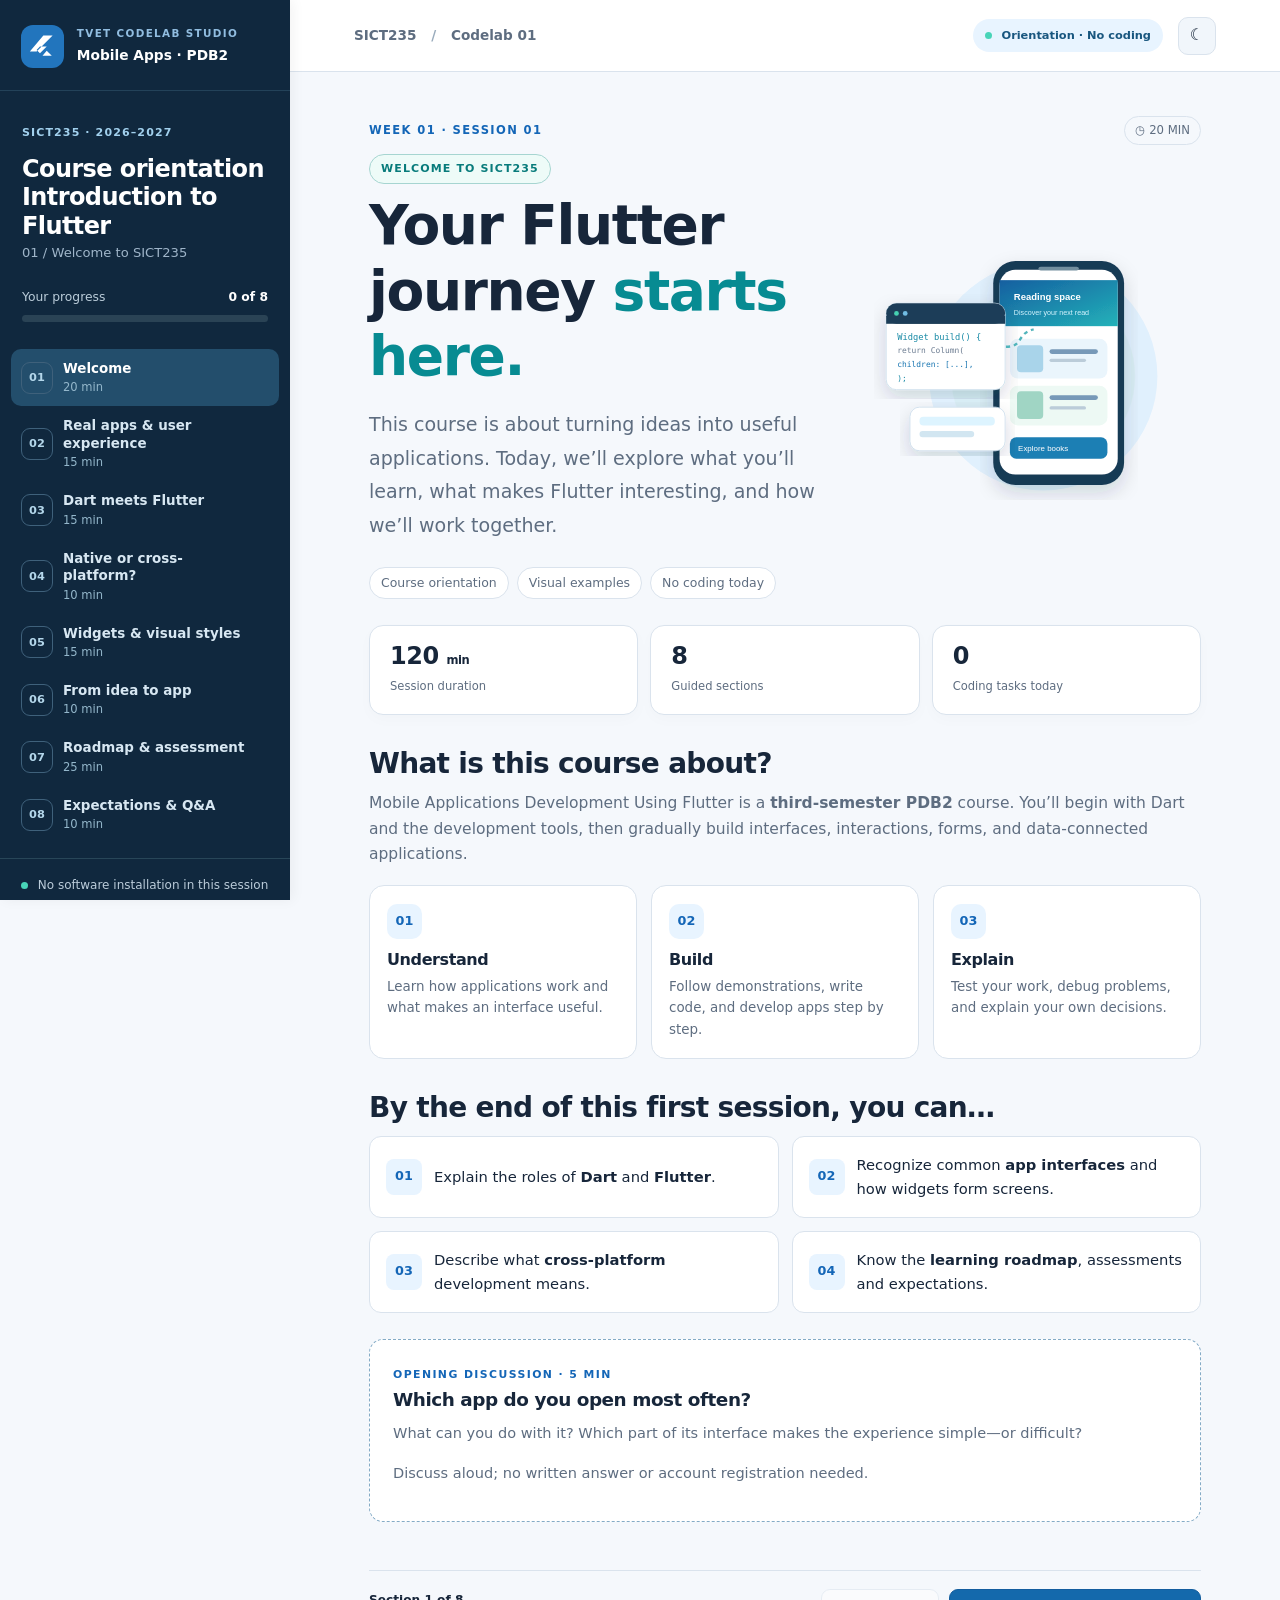
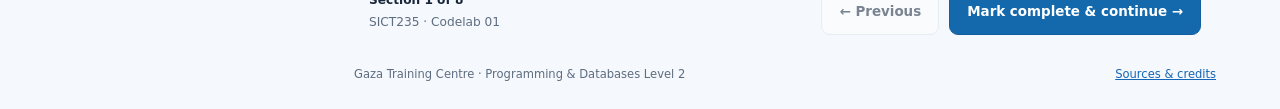
<file: index.html>
<!DOCTYPE html>

<html lang="en">
<head>
<meta charset="utf-8"/>
<meta content="width=device-width, initial-scale=1" name="viewport"/>
<meta content="#101c32" name="theme-color"/>
<meta content="A visual, interactive, no-code first session introducing Flutter, Dart, UI/UX, cross-platform development and the SICT235 syllabus." name="description"/>
<title>Codelab 01 · Course Orientation &amp; Introduction to Flutter | SICT235</title>
<link href="images/favicon.svg" rel="icon" type="image/svg+xml"/>
<link href="css/style.css" rel="stylesheet"/>
<script defer="" src="js/app.js"></script>
</head>
<body>
<a class="skip-link" href="#content">Skip to lesson</a>
<div class="app-shell">
<div class="mobile-scrim" hidden="" id="scrim"></div>
<aside aria-label="Lesson navigation" class="sidebar" id="sidebar">
<div class="brand">
<div aria-hidden="true" class="brand-icon"><svg height="27" viewbox="0 0 32 32" width="27"><path d="M17 3H28L9 22H1L17 3ZM13 24l8-8h-8l-4 4 4 4Zm3 3h11l-6-6-5 6Z" fill="currentColor"></path></svg></div>
<div><span class="brand-label">TVET CODELAB STUDIO</span><strong>Mobile Apps · PDB2</strong></div>
<button aria-label="Close navigation" class="icon-button sidebar-close" id="sidebarClose" type="button">✕</button>
</div>
<div class="sidebar-course">
<span class="course-code">SICT235 · 2026–2027</span>
<h2>Course orientation<br/>Introduction to Flutter</h2>
<p>01 / Welcome to SICT235</p>
<div class="progress-summary"><span>Your progress</span><strong id="progressLabel">0 of 8</strong></div>
<div aria-label="Lesson progress" aria-valuemax="100" aria-valuemin="0" aria-valuenow="0" class="progress-track" id="progressbar" role="progressbar"><div id="progressFill"></div></div>
</div>
<nav aria-label="Codelab sections" class="step-nav">
<ol id="stepList">
<li><button aria-current="step" class="step-link active" data-step="0" type="button"><span class="step-number">01</span><span class="step-nav-text">Welcome<small>20 min</small></span><span aria-hidden="true" class="step-check">✓</span></button></li>
<li><button class="step-link" data-step="1" type="button"><span class="step-number">02</span><span class="step-nav-text">Real apps &amp; user experience<small>15 min</small></span><span aria-hidden="true" class="step-check">✓</span></button></li>
<li><button class="step-link" data-step="2" type="button"><span class="step-number">03</span><span class="step-nav-text">Dart meets Flutter<small>15 min</small></span><span aria-hidden="true" class="step-check">✓</span></button></li>
<li><button class="step-link" data-step="3" type="button"><span class="step-number">04</span><span class="step-nav-text">Native or cross-platform?<small>10 min</small></span><span aria-hidden="true" class="step-check">✓</span></button></li>
<li><button class="step-link" data-step="4" type="button"><span class="step-number">05</span><span class="step-nav-text">Widgets &amp; visual styles<small>15 min</small></span><span aria-hidden="true" class="step-check">✓</span></button></li>
<li><button class="step-link" data-step="5" type="button"><span class="step-number">06</span><span class="step-nav-text">From idea to app<small>10 min</small></span><span aria-hidden="true" class="step-check">✓</span></button></li>
<li><button class="step-link" data-step="6" type="button"><span class="step-number">07</span><span class="step-nav-text">Roadmap &amp; assessment<small>25 min</small></span><span aria-hidden="true" class="step-check">✓</span></button></li>
<li><button class="step-link" data-step="7" type="button"><span class="step-number">08</span><span class="step-nav-text">Expectations &amp; Q&amp;A<small>10 min</small></span><span aria-hidden="true" class="step-check">✓</span></button></li>
</ol>
</nav>
<div class="sidebar-bottom"><span class="tiny-dot"></span> No software installation in this session <button class="reset-link" id="resetProgress" type="button">Reset progress</button></div>
</aside>
<div class="main-column">
<header class="topbar">
<div class="topbar-left"><button aria-controls="sidebar" aria-expanded="false" aria-label="Open lesson navigation" class="icon-button menu-toggle" id="menuToggle" type="button"><span aria-hidden="true">☰</span></button><span class="breadcrumb">SICT235 <span class="sep">/</span> Codelab 01</span></div>
<div class="topbar-right"><span class="session-pill"><span class="status-dot"></span> Orientation · No coding</span><button aria-label="Switch color theme" class="icon-button theme-toggle" id="themeToggle" title="Switch color theme" type="button"><span aria-hidden="true" id="themeIcon">☾</span></button></div>
</header>
<main id="content" tabindex="-1">
<!-- SECTION 01 -->
<section aria-labelledby="section-0-title" class="lesson-step is-active" data-panel="0">
<div class="step-meta"><span class="eyebrow">WEEK 01 · SESSION 01</span><span class="time-tag">◷ 20 MIN</span></div>
<div class="hero"><div class="hero-copy"><div class="hero-kicker">WELCOME TO SICT235</div><h1 id="section-0-title">Your Flutter journey <em>starts here.</em></h1>
<p class="lead">This course is about turning ideas into useful applications. Today, we’ll explore what you’ll learn, what makes Flutter interesting, and how we’ll work together.</p><div class="hero-tags"><span>Course orientation</span><span>Visual examples</span><span>No coding today</span></div></div><div class="hero-visual"><img alt="Original illustration of a mobile screen, reusable UI components and a laptop" height="320" src="images/hero-flutter.svg" width="430"/></div></div>
<!--<button aria-label="Jump to section 3 to meet Dash the Flutter mascot" class="dash-jump" id="meetDashJump" type="button"><span aria-hidden="true">✦</span> New: meet Dash, your Flutter study guide <span aria-hidden="true">↗</span></button>-->
<div class="three-metrics"><div><strong>120 <small>min</small></strong><span>Session duration</span></div><div><strong>8</strong><span>Guided sections</span></div><div><strong>0</strong><span>Coding tasks today</span></div></div>
<h2>What is this course about?</h2><p class="body-intro">Mobile Applications Development Using Flutter is a <strong>third-semester PDB2</strong> course. You’ll begin with Dart and the development tools, then gradually build interfaces, interactions, forms, and data-connected applications.</p>
<div class="intro-journey"><article><div class="journey-symbol">01</div><h3>Understand</h3><p>Learn how applications work and what makes an interface useful.</p></article><article><div class="journey-symbol">02</div><h3>Build</h3><p>Follow demonstrations, write code, and develop apps step by step.</p></article><article><div class="journey-symbol">03</div><h3>Explain</h3><p>Test your work, debug problems, and explain your own decisions.</p></article></div>
<h2>By the end of this first session, you can…</h2><div class="outcome-grid"><div class="outcome"><span class="outcome-icon">01</span><span>Explain the roles of <strong>Dart</strong> and <strong>Flutter</strong>.</span></div><div class="outcome"><span class="outcome-icon">02</span><span>Recognize common <strong>app interfaces</strong> and how widgets form screens.</span></div><div class="outcome"><span class="outcome-icon">03</span><span>Describe what <strong>cross-platform</strong> development means.</span></div><div class="outcome"><span class="outcome-icon">04</span><span>Know the <strong>learning roadmap</strong>, assessments and expectations.</span></div></div>
<div class="discussion"><span class="discussion-label">OPENING DISCUSSION · 5 MIN</span><h3>Which app do you open most often?</h3><p>What can you do with it? Which part of its interface makes the experience simple—or difficult?</p><p class="microcopy">Discuss aloud; no written answer or account registration needed.</p></div>
</section>
<!-- SECTION 02 -->
<section aria-labelledby="section-1-title" class="lesson-step" data-panel="1" hidden="">
<div class="step-meta"><span class="eyebrow">SECTION 02 · APPS &amp; PEOPLE</span><span class="time-tag">◷ 15 MIN</span></div>
<h1 id="section-1-title">Apps solve <em>real problems.</em></h1>
<p class="lead">Before learning to write a screen, look at what real applications help people do—from learning and exploring to getting daily tasks done.</p>
<h2>Flutter in the real world</h2>
<p class="body-intro">These products appear in the <a href="https://flutter.dev/showcase" rel="noopener noreferrer" target="_blank">official Flutter app showcase</a>. The visuals below are our <strong>own simplified teaching illustrations</strong>, not screenshots or reproductions of those apps.</p>
<div class="showcase-grid">
<article class="showcase-card"><img alt="Illustrative learning app screen with course cards and progress" height="240" src="images/showcase-learning.svg" width="330"/><div class="showcase-card-body"><span class="showcase-label">LEARNING</span><h3>Knowunity</h3><p>An example of supporting students with an app-based learning experience.</p></div></article>
<article class="showcase-card"><img alt="Illustrative map app screen with pins and a route" height="240" src="images/showcase-explore.svg" width="330"/><div class="showcase-card-body"><span class="showcase-label">EXPLORATION</span><h3>Google Earth</h3><p>An example of exploring geographic information across devices.</p></div></article>
<article class="showcase-card"><img alt="Illustrative ordering app with food category cards and an order button" height="240" src="images/showcase-delivery.svg" width="330"/><div class="showcase-card-body"><span class="showcase-label">SERVICES</span><h3>talabat</h3><p>An example of helping people order and track everyday services.</p></div></article>
</div>
<p class="microcopy">Real apps named above are officially showcased; illustrative screens are fictional, made for this Codelab.</p>
<h2>What makes an app easy to use?</h2><div class="two-columns"><div class="content-card"><div class="micro-label">USER INTERFACE (UI)</div><h3>What people see and interact with</h3><p>Text, images, buttons, forms, menus and screens.</p></div><div class="content-card"><div class="micro-label">USER EXPERIENCE (UX)</div><h3>How well the experience works</h3><p>Can people find what they need, complete a task and understand what happens next?</p></div></div>
<div class="discussion"><span class="discussion-label">CLASS DISCUSSION · 4 MIN</span><h3>Imagine a book-search app with no visible “Save” button.</h3><p>It may have a saving feature—but would a new user know how to use it? Discuss the difference between functionality and usability.</p></div>
</section>
<!-- SECTION 03 -->
<section aria-labelledby="section-2-title" class="lesson-step" data-panel="2" hidden="">
<div class="step-meta"><span class="eyebrow">SECTION 03 · THE TOOLS</span><span class="time-tag">◷ 15 MIN</span></div><h1 id="section-2-title">Dart is the language.<br/><em>Flutter is the toolkit.</em></h1><p class="lead">They work together, but they are not the same thing. Knowing the difference makes the rest of the course easier to follow.</p>
<div class="diagram-frame"><img alt="Dart source code and Flutter framework combine to build a user interface for several platforms" height="290" src="images/dart-flutter-flow.svg" width="900"/><p class="diagram-caption">Conceptual illustration · A developer writes Dart code and uses Flutter APIs to describe the app's UI.</p></div>
<div class="compare-grid"><div class="compare-card dart"><div class="compare-head"><span class="symbol">D</span><div><span class="micro-label">PROGRAMMING LANGUAGE</span><h3>Dart</h3></div></div><p>The language used to write an app's logic, variables, functions, objects, and Flutter UI code.</p><div class="tag-list"><span>Syntax</span><span>Data</span><span>Functions</span></div></div><div class="compare-card flutter"><div class="compare-head"><span class="symbol">F</span><div><span class="micro-label">UI FRAMEWORK + SDK</span><h3>Flutter</h3></div></div><p>An open-source UI toolkit and SDK, providing core widgets, rendering, and development tools for multiple platforms.</p><div class="tag-list"><span>Widgets</span><span>Layout</span><span>UI tools</span></div></div></div>
<!-- BEGIN: why-dart-title -->
<section aria-labelledby="why-dart-title" class="orientation-enrich">
 <span class="enrich-label">
  WHY THIS LANGUAGE?
 </span>
 <h2 id="why-dart-title">
  Why did Flutter choose Dart?
 </h2>
 <p class="enrich-lead">
  Dart was selected to combine a fast development workflow with efficient apps and expressive UI code. Each reason below is a short teaching point&mdash;not a coding task.
 </p>
 <div class="enrich-grid">
  <article class="enrich-card">
   <span aria-hidden="true" class="enrich-icon">
    01
   </span>
   <h3>
    Flexible compilation: JIT &amp; AOT
   </h3>
   <ul class="enrich-points">
    <li>
     <strong>
      JIT
     </strong>
     supports fast feedback and hot reload while developing.
    </li>
    <li>
     <strong>
      AOT
     </strong>
     compiles native release code before launch for efficient execution.
    </li>
   </ul>
  </article>
  <article class="enrich-card">
   <span aria-hidden="true" class="enrich-icon">
    02
   </span>
   <h3>
    High-performance execution
   </h3>
   <ul class="enrich-points">
    <li>
     Native release apps compile to machine code, supporting quick startup and responsiveness.
    </li>
    <li>
     Flutter does not need a JavaScript-to-native bridge just to draw its main UI.
    </li>
   </ul>
  </article>
  <article class="enrich-card">
   <span aria-hidden="true" class="enrich-icon">
    03
   </span>
   <h3>
    Automatic garbage collection
   </h3>
   <ul class="enrich-points">
    <li>
     Dart manages memory for short-lived objects created during UI updates.
    </li>
    <li>
     Developers spend less effort manually releasing objects and more on app behavior.
    </li>
   </ul>
  </article>
  <article class="enrich-card">
   <span aria-hidden="true" class="enrich-icon">
    04
   </span>
   <h3>
    Approachable, modern OOP
   </h3>
   <ul class="enrich-points">
    <li>
     Familiar syntax includes classes, objects, functions and collections.
    </li>
    <li>
     Modern language improvements, an active community and clear documentation help learning.
    </li>
   </ul>
  </article>
  <article class="enrich-card">
   <span aria-hidden="true" class="enrich-icon">
    05
   </span>
   <h3>
    Types and safer null handling
   </h3>
   <ul class="enrich-points">
    <li>
     Static types can catch many mistakes before an app is run.
    </li>
    <li>
     Null safety and null-aware operators make missing values more explicit.
    </li>
   </ul>
  </article>
  <article class="enrich-card">
   <span aria-hidden="true" class="enrich-icon">
    06
   </span>
   <h3>
    Declarative interface building
   </h3>
   <ul class="enrich-points">
    <li>
     Widgets act as lightweight, immutable descriptions of the screen.
    </li>
    <li>
     When state changes, Flutter rebuilds the affected UI description instead of manually editing each element.
    </li>
   </ul>
  </article>
  <article class="enrich-card">
   <span aria-hidden="true" class="enrich-icon">
    07
   </span>
   <h3>
    Layout, styling &amp; logic in Dart
   </h3>
   <ul class="enrich-points">
    <li>
     Widget composition and properties describe layout, appearance and behavior using Dart.
    </li>
    <li>
     Compared with HTML + CSS + JavaScript, there is less switching between different syntaxes; Flutter also provides layout-debugging tools.
    </li>
   </ul>
  </article>
 </div>
 <div aria-label="Illustration showing how one Dart source supports different development and release compilation modes" class="enrich-visual" role="group">
  <div class="dart-compile-flow">
   <div class="dart-source-tag">
    DART SOURCE
    <br/>
    <small>
     Same language
    </small>
   </div>
   <div class="dart-lanes">
    <div class="dart-lane">
     <strong>
      During development
     </strong>
     <span>
      JIT &rarr; quick iteration
     </span>
     <small>
      Change code, hot reload, keep working.
     </small>
    </div>
    <div class="dart-lane">
     <strong>
      Native release build
     </strong>
     <span>
      AOT &rarr; machine code
     </span>
     <small>
      Optimized executable for supported native targets.
     </small>
    </div>
   </div>
  </div>
  <p class="enrich-visual-caption">
   Conceptual view: web targets have their own compilation pipeline, including JavaScript and WebAssembly. We will study the technical details later.
  </p>
 </div>
 <p class="enrich-source">
  Further reading:
  <a href="https://dart.dev/overview" rel="noopener noreferrer" target="_blank">
   Dart overview
  </a>
  &middot;
  <a href="https://dart.dev/null-safety" rel="noopener noreferrer" target="_blank">
   Sound null safety
  </a>
 </p>
</section>

<!-- END: why-dart-title -->

<div class="dash-intro"><span aria-hidden="true">✦</span><div><strong>Meet your Flutter study buddy.</strong><p>Flutter and Dart share an official mascot called <strong>Dash</strong>. Her profile below is our playful directory of trusted learning resources. No accounts or sign-ups needed today.</p></div></div>
<div aria-label="Dash, official Flutter and Dart mascot, illustrated as a classroom study guide" class="dash-profile" id="dash-profile">
<div class="dash-profile-top"><div class="dash-profile-cover"><span>STUDENT GUIDE · SICT235</span><span>BUILD · LEARN · EXPLORE</span></div>
<div class="dash-headline"><div class="dash-avatar"><img alt="Original classroom illustration of Dash, the blue bird mascot for Flutter and Dart, wearing glasses and a graduation cap" height="380" loading="lazy" src="images/dash-study-mascot.webp" width="380"/></div>
<div class="dash-profile-meta"><span class="dash-role">YOUR INTRO TO FLUTTER</span><h2>Meet Dash <span aria-label="Flutter and Dart official mascot" class="dash-verified">✦</span></h2>
<p class="dash-quote">“Hi, my developer!🩵 <strong>Dart</strong> is the language you'll write, <strong>Flutter</strong> helps you build the interface, and I'll show you where to learn more.”</p>
<div class="dash-tags"><span>Multiplatform</span><span>Open source</span><span>Widgets</span></div>
</div>
</div>
</div>
<div class="dash-contact-section">
<div class="dash-contact-heading"><div><span class="micro-label">SAVED CONTACTS</span><h3>Dash’s official links</h3></div><span class="dash-contact-note">Internet needed to open links</span></div>
<div class="dash-contact-grid">
<a class="dash-contact" href="https://flutter.dev" rel="noopener noreferrer" target="_blank"><span aria-hidden="true" class="dash-contact-symbol">⌂</span><span><strong>Flutter home</strong><small>flutter.dev · Meet the toolkit</small></span><span aria-hidden="true" class="dash-contact-arrow">↗</span></a>
<a class="dash-contact" href="https://docs.flutter.dev" rel="noopener noreferrer" target="_blank"><span aria-hidden="true" class="dash-contact-symbol">▤</span><span><strong>Flutter documentation</strong><small>docs.flutter.dev · Learn from the source</small></span><span aria-hidden="true" class="dash-contact-arrow">↗</span></a>
<a class="dash-contact" href="https://dart.dev" rel="noopener noreferrer" target="_blank"><span aria-hidden="true" class="dash-contact-symbol">D</span><span><strong>Dart language</strong><small>dart.dev · Syntax and language guides</small></span><span aria-hidden="true" class="dash-contact-arrow">↗</span></a>
<a class="dash-contact" href="https://docs.flutter.dev/learn" rel="noopener noreferrer" target="_blank"><span aria-hidden="true" class="dash-contact-symbol">▥</span><span><strong>Start learning</strong><small>Flutter’s official beginner pathway</small></span><span aria-hidden="true" class="dash-contact-arrow">↗</span></a>
<a class="dash-contact" href="https://www.youtube.com/@flutterdev" rel="noopener noreferrer" target="_blank"><span aria-hidden="true" class="dash-contact-symbol dash-video">▶</span><span><strong>Official Flutter YouTube</strong><small>Video lessons, widgets and Flutter news</small></span><span aria-hidden="true" class="dash-contact-arrow">↗</span></a>
<a class="dash-contact" href="https://dartpad.dev" rel="noopener noreferrer" target="_blank"><span aria-hidden="true" class="dash-contact-symbol">{ }</span><span><strong>DartPad</strong><small>Online Dart and Flutter playground</small></span><span aria-hidden="true" class="dash-contact-arrow">↗</span></a>
</div>
<details class="dash-more"><summary><span>Explore Dash’s complete contact book</span><span aria-hidden="true" class="dash-more-symbol">＋</span></summary>
<div class="dash-contact-grid dash-contact-grid-extra">
<a class="dash-contact" href="https://docs.flutter.dev/ui/widgets" rel="noopener noreferrer" target="_blank"><span aria-hidden="true" class="dash-contact-symbol">▦</span><span><strong>Widget catalog</strong><small>Browse interface building blocks</small></span><span aria-hidden="true" class="dash-contact-arrow">↗</span></a>
<a class="dash-contact" href="https://api.flutter.dev" rel="noopener noreferrer" target="_blank"><span aria-hidden="true" class="dash-contact-symbol">API</span><span><strong>Flutter API reference</strong><small>Look up classes and properties</small></span><span aria-hidden="true" class="dash-contact-arrow">↗</span></a>
<a class="dash-contact" href="https://docs.flutter.dev/reference/learning-resources" rel="noopener noreferrer" target="_blank"><span aria-hidden="true" class="dash-contact-symbol">▧</span><span><strong>Codelabs &amp; recipes</strong><small>Official practical examples</small></span><span aria-hidden="true" class="dash-contact-arrow">↗</span></a>
<a class="dash-contact" href="https://docs.flutter.dev/resources/videos" rel="noopener noreferrer" target="_blank"><span aria-hidden="true" class="dash-contact-symbol dash-video">▶</span><span><strong>Flutter video series</strong><small>Widget of the Week and playlists</small></span><span aria-hidden="true" class="dash-contact-arrow">↗</span></a>
<a class="dash-contact" href="https://github.com/flutter/samples" rel="noopener noreferrer" target="_blank"><span aria-hidden="true" class="dash-contact-symbol">⌘</span><span><strong>Official example projects</strong><small>Flutter team’s GitHub samples</small></span><span aria-hidden="true" class="dash-contact-arrow">↗</span></a>
<a class="dash-contact" href="https://pub.dev" rel="noopener noreferrer" target="_blank"><span aria-hidden="true" class="dash-contact-symbol">□</span><span><strong>Package directory</strong><small>pub.dev · Libraries &amp; plugins</small></span><span aria-hidden="true" class="dash-contact-arrow">↗</span></a>
<a class="dash-contact" href="https://flutter.dev/community" rel="noopener noreferrer" target="_blank"><span aria-hidden="true" class="dash-contact-symbol">♡</span><span><strong>Flutter community</strong><small>Find help, events and discussions</small></span><span aria-hidden="true" class="dash-contact-arrow">↗</span></a>
<a class="dash-contact" href="https://docs.flutter.dev/dash" rel="noopener noreferrer" target="_blank"><span aria-hidden="true" class="dash-contact-symbol">✦</span><span><strong>Dash’s story</strong><small>Meet the official mascot</small></span><span aria-hidden="true" class="dash-contact-arrow">↗</span></a>
</div>
</details>
 
<p class="dash-credit">Dash is the official Flutter and Dart mascot. The classroom artwork above is an original, unofficial illustration for this course—not an official Flutter website avatar.</p>

<!-- TAKE DASH WITH YOU -->
<div style="margin:18px 0 14px;">

  <a href="Take_Dash_With_You.html"
     download="Take_Dash_With_You.html"
     class="primary"
     style="display:inline-flex;
            align-items:center;
            gap:10px;
            text-decoration:none;">

    ↓ Take Dash with You

  </a>

  <p class="microcopy">
    Save Dash's interactive resource card
    with her picture and clickable official links.
    Keep it for your entire Flutter journey!
  </p>

</div>
<!-- END TAKE DASH WITH YOU -->

</div>
</div>
<div class="concept-check" data-question="dart-flutter"><div class="check-heading"><span class="question-mark">?</span><div><span class="section-label">QUICK CHECK · NO GRADE</span><h3>Which statement is correct?</h3></div></div><div class="answer-options"><button class="answer" data-correct="false" type="button">Flutter is a programming language; Dart is a mobile device.</button><button class="answer" data-correct="true" type="button">Dart is a programming language; Flutter provides widgets and development tools.</button><button class="answer" data-correct="false" type="button">Dart is only used to design app icons.</button></div><p aria-live="polite" class="answer-feedback" role="status"></p></div>
<div class="note"><span aria-hidden="true" class="note-icon">↗</span><div><strong>Connection to your background</strong><p>You already know programming fundamentals and OOP. Dart builds on those ideas; Flutter introduces a new way to describe a visual interface.</p></div></div>
</section>
<!-- SECTION 04 -->
<section aria-labelledby="section-3-title" class="lesson-step" data-panel="3" hidden="">
<div class="step-meta"><span class="eyebrow">SECTION 04 · APP TARGETS</span><span class="time-tag">◷ 10 MIN</span></div><h1 id="section-3-title">Native or <em>cross-platform?</em></h1><p class="lead">Traditionally, Android and iOS apps may be developed as separate projects. Flutter can reuse much of one Dart codebase across several platforms, while platform-specific tools and adaptations are still sometimes needed.</p>
<div class="diagram-frame"><img alt="Left: two separate projects for Android and iOS. Right: one shared Flutter project targeting both, with platform-specific finishing steps." height="270" src="images/native-vs-cross.svg" width="900"/><p class="diagram-caption">Conceptual comparison: shared code reduces duplication but does not remove platform requirements.</p></div>
<!-- BEGIN: why-flutter-title -->
<section aria-labelledby="why-flutter-title" class="orientation-enrich">
 <span class="enrich-label">
  THE REASONS BEHIND THE TOOLKIT
 </span>
 <h2 id="why-flutter-title">
  Why choose Flutter?
 </h2>
 <p class="enrich-lead">
  The value of Flutter goes beyond one codebase. These points cover development costs, consistency, community, performance and native integration.
 </p>
 <div class="flutter-benefit-grid">
  <article class="enrich-card">
   <span aria-hidden="true" class="enrich-icon">
    01
   </span>
   <h3>
    One shared codebase
   </h3>
   <ul class="enrich-points">
    <li>
     Reuse much of the same Dart application across Android, iOS, web and desktop.
    </li>
    <li>
     Platform-specific setup or code may still be necessary for some features.
    </li>
   </ul>
  </article>
  <article class="enrich-card">
   <span aria-hidden="true" class="enrich-icon">
    02
   </span>
   <h3>
    Fewer languages to learn
   </h3>
   <ul class="enrich-points">
    <li>
     Avoid rebuilding the same features separately in several platform languages.
    </li>
    <li>
     Teams can share knowledge and spend less time switching between toolchains.
    </li>
   </ul>
  </article>
  <article class="enrich-card">
   <span aria-hidden="true" class="enrich-icon">
    03
   </span>
   <h3>
    Lower cost, shorter cycles
   </h3>
   <ul class="enrich-points">
    <li>
     Shared development reduces duplicated work and coordination across separate teams.
    </li>
    <li>
     Deliver fixes and new features across targets with a more coordinated schedule.
    </li>
   </ul>
  </article>
  <article class="enrich-card">
   <span aria-hidden="true" class="enrich-icon">
    04
   </span>
   <h3>
    More consistent maintenance
   </h3>
   <ul class="enrich-points">
    <li>
     Shared logic helps avoid mismatched features and repeated bugs.
    </li>
    <li>
     A common codebase makes updates and troubleshooting easier to coordinate.
    </li>
   </ul>
  </article>
  <article class="enrich-card">
   <span aria-hidden="true" class="enrich-icon">
    05
   </span>
   <h3>
    Google-backed &amp; open source
   </h3>
   <ul class="enrich-points">
    <li>
     Flutter was created by Google and is developed in the open.
    </li>
    <li>
     Community contributors help shape the framework alongside its maintainers.
    </li>
   </ul>
  </article>
  <article class="enrich-card">
   <span aria-hidden="true" class="enrich-icon">
    06
   </span>
   <h3>
    An active contributor ecosystem
   </h3>
   <ul class="enrich-points">
    <li>
     Contributors improve code, fix bugs and refine documentation.
    </li>
    <li>
     They share examples, educational resources, feedback and reusable packages.
    </li>
   </ul>
  </article>
  <article class="enrich-card">
   <span aria-hidden="true" class="enrich-icon">
    07
   </span>
   <h3>
    High-performance rendering
   </h3>
   <ul class="enrich-points">
    <li>
     Flutter draws its own widgets rather than wrapping a web page inside a native app.
    </li>
    <li>
     Its rendering pipeline and native compilation aim for fluid, responsive interfaces; actual results depend on the app and device.
    </li>
   </ul>
  </article>
  <article class="enrich-card">
   <span aria-hidden="true" class="enrich-icon">
    08
   </span>
   <h3>
    Native integration &amp; future reach
   </h3>
   <ul class="enrich-points">
    <li>
     Platform channels and plugins connect Flutter in both directions with native code, including cameras, sensors and storage.
    </li>
    <li>
     Flutter views can join existing native apps; specialized embedders reach additional devices, though not every OS is officially supported.
    </li>
   </ul>
  </article>
 </div>
 <div aria-label="Illustrative one shared Flutter codebase reused across mobile, web and desktop targets" class="enrich-visual" role="group">
  <div class="flutter-platform-flow">
   <span class="flutter-code-pill">
    One Flutter project
   </span>
   <span aria-hidden="true" class="flutter-flow-arrow">
    &rarr;
   </span>
   <span class="flutter-platform-pill">
    📱 Mobile
   </span>
   <span class="flutter-platform-pill">
    🌐 Web
   </span>
   <span class="flutter-platform-pill">
    ▣ Desktop
   </span>
  </div>
  <p class="enrich-visual-caption">
   Shared project, multiple destinations. Platform-specific setup and adjustments may still be necessary.
  </p>
 </div>
 <p class="flutter-possibility-note">
  <strong>
   Looking ahead:
  </strong>
  Flutter can be embedded in smart displays, vehicle interfaces and other custom systems. This is a possibility&mdash;not a promise that watchOS or every smartwatch is an officially supported Flutter target.
 </p>
 <p class="enrich-source">
  Further reading:
  <a href="https://docs.flutter.dev/resources/faq" rel="noopener noreferrer" target="_blank">
   Official Flutter FAQ
  </a>
  &middot;
  <a href="https://docs.flutter.dev/embedded" rel="noopener noreferrer" target="_blank">
   Embedded Flutter
  </a>
 </p>
</section>

<!-- END: why-flutter-title -->
  
<div class="platforms"><div class="platform-card"><span aria-hidden="true" class="platform-icon">▯</span><h3>Android</h3><p>Mobile apps</p></div><div class="platform-card"><span aria-hidden="true" class="platform-icon">◉</span><h3>iOS</h3><p>Mobile apps</p></div><div class="platform-card emphasized"><span aria-hidden="true" class="platform-icon">⌘</span><h3>Web</h3><p>Browser apps</p></div><div class="platform-card"><span aria-hidden="true" class="platform-icon">▦</span><h3>Windows</h3><p>Desktop apps</p></div><div class="platform-card"><span aria-hidden="true" class="platform-icon">▤</span><h3>macOS</h3><p>Desktop apps</p></div><div class="platform-card"><span aria-hidden="true" class="platform-icon">⌁</span><h3>Linux</h3><p>Desktop apps</p></div></div>
<div class="content-card featured"><div><span class="micro-label">OUR LEARNING PATH</span><h3>We'll begin with Flutter on the web.</h3><p>We’ll use Chrome for the first Flutter run (Session 04). It’s a practical starting point for typical student laptops, without requiring an Android emulator immediately.</p></div><div aria-hidden="true" class="small-browser"><div class="browser-top"><i></i><i></i><i></i><span>localhost</span></div><div class="browser-ui"><div class="browser-title"></div><div class="browser-row"></div><div class="browser-row short"></div><div class="browser-button"></div></div></div></div>
<div class="note caution"><span aria-hidden="true" class="note-icon">!</span><div><strong>Important distinction</strong><p>One shared codebase is not a promise of identical appearance, device features, or build tools on every platform. For example, producing an iOS app requires Apple-specific tools.</p></div></div>
<div class="discussion"><span class="discussion-label">DISCUSS</span><h3>Why might a browser be a useful first target?</h3><p>Consider download size, laptop capabilities, and how quickly students can see their results.</p></div>
</section>
<!-- SECTION 05 -->
<section aria-labelledby="section-4-title" class="lesson-step" data-panel="4" hidden="">
<div class="step-meta"><span class="eyebrow">SECTION 05 · VISUAL INTRODUCTION</span><span class="time-tag">◷ 15 MIN</span></div>
<h1 id="section-4-title">Meet the <em>widgets.</em></h1>
<p class="lead">A <strong>widget</strong> is a building block that describes part of a Flutter interface. A screen is built by combining smaller pieces, just like a page is composed of headings, images and buttons.</p>
<div class="diagram-frame widget-graphic"><img alt="Simplified visual widget tree: App contains a screen, the screen contains a content layout and the layout contains a greeting and button. A preview phone appears alongside." height="345" src="images/widget-tree.svg" width="900"/><p class="diagram-caption">A simplified <strong>widget tree</strong>: smaller parts are nested inside larger parts. We’ll write actual Flutter widget code in later sessions.</p></div>
<!-- BEGIN: ui-quality-title -->
<section aria-labelledby="ui-quality-title" class="orientation-enrich">
 <span class="enrich-label">
  INTERFACE QUALITY
 </span>
 <h2 id="ui-quality-title">
  High-quality interfaces, your design choices
 </h2>
 <p class="enrich-lead">
  Flutter can draw detailed interfaces while offering reusable widgets, platform design styles and room for fully custom visuals.
 </p>
 <div class="ui-quality-cards">
  <article class="enrich-card">
   <span aria-hidden="true" class="enrich-icon">
    01
   </span>
   <h3>
    Fine control over pixels
   </h3>
   <ul class="enrich-points">
    <li>
     Flutter renders its interface with its own drawing system instead of relying on platform-provided controls.
    </li>
    <li>
     Developers can customize shapes, spacing, colors and animation in detail.
    </li>
   </ul>
  </article>
  <article class="enrich-card">
   <span aria-hidden="true" class="enrich-icon">
    02
   </span>
   <h3>
    Rich, reusable widget API
   </h3>
   <ul class="enrich-points">
    <li>
     Compose small widgets into larger screens and custom components.
    </li>
    <li>
     Reuse those components to keep interfaces consistent and easier to maintain.
    </li>
   </ul>
  </article>
  <article class="enrich-card">
   <span aria-hidden="true" class="enrich-icon">
    03
   </span>
   <h3>
    Faithful layouts
   </h3>
   <ul class="enrich-points">
    <li>
     Layout constraints and widget properties help reproduce a design accurately.
    </li>
    <li>
     Complex arrangements can be built without depending on browser CSS layout rules.
    </li>
   </ul>
  </article>
  <article class="enrich-card">
   <span aria-hidden="true" class="enrich-icon">
    04
   </span>
   <h3>
    Platform design choices
   </h3>
   <ul class="enrich-points">
    <li>
     Material follows Google-inspired interaction and visual patterns; Cupertino follows Apple-inspired patterns.
    </li>
    <li>
     You can adapt to a platform or create a fully custom design.
    </li>
   </ul>
  </article>
  <article class="enrich-card">
   <span aria-hidden="true" class="enrich-icon">
    05
   </span>
   <h3>
    Natural look &amp; feel
   </h3>
   <ul class="enrich-points">
    <li>
     Fonts, transitions, gestures and interaction feedback can match platform expectations.
    </li>
    <li>
     Developers still decide how much their app should adapt between devices.
    </li>
   </ul>
  </article>
 </div>
 <div class="enrich-visual">
  <span class="enrich-label">
   ONE WELCOME SCREEN &middot; THREE STYLES
  </span>
  <div aria-label="Three illustrative UI appearances with a common structure" class="ui-preview-row">
   <div class="ui-style-preview">
    <strong>
     Material-inspired
    </strong>
    <div class="ui-mini-screen">
     <div class="ui-mini-bar">
      Welcome
     </div>
     <div class="ui-mini-main">
      <span class="ui-mini-label">
       Hello, student!
      </span>
      <div class="ui-mini-button">
       Continue
      </div>
     </div>
    </div>
   </div>
   <div class="ui-style-preview ios">
    <strong>
     Cupertino-inspired
    </strong>
    <div class="ui-mini-screen">
     <div class="ui-mini-bar">
      Welcome
     </div>
     <div class="ui-mini-main">
      <span class="ui-mini-label">
       Hello, student!
      </span>
      <div class="ui-mini-button">
       Continue
      </div>
     </div>
    </div>
   </div>
   <div class="ui-style-preview custom">
    <strong>
     Custom look
    </strong>
    <div class="ui-mini-screen">
     <div class="ui-mini-bar">
      Welcome
     </div>
     <div class="ui-mini-main">
      <span class="ui-mini-label">
       Hello, student!
      </span>
      <div class="ui-mini-button">
       Continue
      </div>
     </div>
    </div>
   </div>
  </div>
  <p class="enrich-visual-caption">
   Original HTML illustrations, not real Flutter apps. Same content; different styling choices.
  </p>
 </div>
 <p class="enrich-source">
  Further reading:
  <a href="https://docs.flutter.dev/resources/architectural-overview" rel="noopener noreferrer" target="_blank">
   Flutter architectural overview
  </a>
 </p>
</section>

<!-- END: ui-quality-title -->

<h2>Flutter is not limited to one visual style</h2><p class="body-intro">The <strong>Flutter core</strong> provides common building blocks. <strong>Material 3</strong> follows Google’s design language; <strong>Cupertino</strong> follows Apple’s. A developer can also create a custom style.</p>
<div class="diagram-frame"><img alt="Three visual design choices—Material, Cupertino and custom style—built on Flutter's shared core widgets, engine and platform layer." height="285" src="images/design-systems.svg" width="900"/><p class="diagram-caption">Original simplified illustration based on current official Flutter UI documentation.</p></div>
<div class="two-columns"><div class="content-card"><div class="micro-label">MATERIAL 3</div><h3>Google-inspired controls</h3><p>Commonly used for Android-style and general cross-platform interfaces.</p></div><div class="content-card"><div class="micro-label">CUPERTINO</div><h3>Apple-inspired controls</h3><p>Familiar iOS-style navigation, controls and interaction patterns.</p></div></div>
<div class="brief-update"><strong>Current Flutter note</strong><p>Material and Cupertino are available as independently maintained design-system packages. This changes how the libraries are organized—not the basic idea that Flutter builds interfaces from widgets. We’ll handle package choices when we begin coding.</p></div>
<h2>Explore a sample screen</h2><p class="body-intro">Tap a part to see its role. <strong>This is an HTML illustration, not an actual Flutter app.</strong></p>
<div class="widget-explorer"><div aria-label="Choose a screen part" class="widget-selector" role="group">
<button aria-pressed="true" class="widget-choice selected" data-widget="material" type="button"><span class="widget-dot"></span> Whole app</button>
<button aria-pressed="false" class="widget-choice" data-widget="appbar" type="button"><span class="widget-dot"></span> App bar</button>
<button aria-pressed="false" class="widget-choice" data-widget="text" type="button"><span class="widget-dot"></span> Text</button>
<button aria-pressed="false" class="widget-choice" data-widget="button" type="button"><span class="widget-dot"></span> Button</button>
<div aria-live="polite" class="widget-info" id="widgetInfo" role="status"><strong>Whole app</strong><p>A screen is made from smaller visual parts, organized in a parent–child hierarchy.</p></div>
</div><div class="phone-stage"><div class="device-frame" data-selected="material" id="deviceFrame"><div class="device-camera"></div><div class="device-content"><div class="demo-appbar">Welcome app</div><div class="demo-column"><div class="demo-hello">Hello, Flutter!</div><div class="demo-subtext">Build something meaningful.</div><div class="demo-button">Explore</div></div></div><div class="device-home"></div></div><p class="microcopy" id="widgetHint">Selected: the complete interface</p></div></div>
<div class="discussion"><span class="discussion-label">CHECK FOR UNDERSTANDING</span><h3>Which parts would you combine to make a login screen?</h3><p>Try naming three visual pieces. You do <strong>not</strong> need to know their Flutter class names yet.</p></div>
</section>
<!-- SECTION 06 -->
<section aria-labelledby="section-5-title" class="lesson-step" data-panel="5" hidden="">
<div class="step-meta"><span class="eyebrow">SECTION 06 · DEVELOPMENT WORKFLOW</span><span class="time-tag">◷ 10 MIN</span></div><h1 id="section-5-title">An idea becomes an app<br/><em>one step at a time.</em></h1><p class="lead">App development is iterative. Developers create a version, test it, learn from what happens, and make improvements.</p>
<div class="diagram-frame"><img alt="Iterative workflow: Plan, Sketch, Build, Test, Improve, Deliver, with a loop returning from Improve to Build" height="255" src="images/app-workflow.svg" width="900"/></div>
<div class="workflow-blurbs"><div><span>01</span><strong>Plan</strong><p>Identify the user and the task.</p></div><div><span>02</span><strong>Design</strong><p>Sketch how the screen should work.</p></div><div><span>03</span><strong>Build</strong><p>Write the Dart and Flutter code.</p></div><div><span>04</span><strong>Test &amp; improve</strong><p>Check behavior and fix problems.</p></div></div>



<div class="web-flutter-bridge">

  <span class="bridge-kicker">
    CONNECT TO WHAT YOU ALREADY KNOW
  </span>

  <h2>From Web Development to Flutter</h2>

  <p class="bridge-intro">
    You've already built websites using
    <strong>HTML, CSS, and JavaScript.</strong>
    Great news! Many of the ideas you've learned
    will help you understand Flutter.
    The concepts are familiar, but the tools are different.
  </p>

  <!-- CONCEPT MAPPING -->
  <div class="bridge-map">

    <div class="bridge-item">
      <span class="bridge-source">HTML</span>
      <small>Structure &amp; content</small>
      <span class="bridge-arrow" aria-hidden="true">↓</span>
      <strong>Flutter Widgets</strong>
      <p>
        Build an interface from components
        such as Text, Image, Row, and Column.
      </p>
    </div>

    <div class="bridge-item">
      <span class="bridge-source">CSS</span>
      <small>Appearance &amp; layout</small>
      <span class="bridge-arrow" aria-hidden="true">↓</span>
      <strong>Properties &amp; Themes</strong>
      <p>
        Define colors, spacing, typography,
        and layout using widget properties
        and themes.
      </p>
    </div>

    <div class="bridge-item">
      <span class="bridge-source">JavaScript</span>
      <small>Logic &amp; interaction</small>
      <span class="bridge-arrow" aria-hidden="true">↓</span>
      <strong>Dart</strong>
      <p>
        Respond to user actions, process data,
        and update the application's interface.
      </p>
    </div>

  </div>

  <!-- VISUAL COMPARISON -->
  <h3 style="margin:28px 0 8px">
    One Interface, Two Approaches
  </h3>

  <p class="bridge-intro" style="margin-bottom:14px">
    Imagine creating a simple welcome screen.
    Both approaches can produce a similar result.
    What changes is how we build it.
  </p>

  <div class="bridge-comparison">

    <!-- WEB EXAMPLE -->
    <div class="bridge-example">
      <h3>🌐 Web Development</h3>

      <div class="bridge-preview">
        <div class="bridge-browser-bar">
          <i></i><i></i><i></i>
          <small>Welcome Page</small>
        </div>

        <div class="bridge-preview-body">
          <strong>Welcome, Student!</strong>
          <p>Ready to start learning?</p>
          <span class="bridge-fake-button">
            Get Started
          </span>
        </div>
      </div>

      <p class="bridge-note">
        <strong>HTML</strong> defines the elements.
        <strong>CSS</strong> styles them.
        <strong>JavaScript</strong> can handle interactions.
        The browser renders the page.
      </p>
    </div>

    <!-- FLUTTER EXAMPLE -->
    <div class="bridge-example">
      <h3>📱 Flutter Development</h3>

      <div class="bridge-preview">
        <div class="bridge-app-bar">
          Welcome App
        </div>

        <div class="bridge-preview-body">
          <strong>Welcome, Student!</strong>
          <p>Ready to start learning?</p>
          <span class="bridge-fake-button">
            Get Started
          </span>
        </div>
      </div>

      <p class="bridge-note">
        <strong>Dart</strong> describes the interface
        using <strong>Flutter widgets</strong>.
        Widget properties control appearance,
        while Dart also implements behavior.
        Flutter renders the interface.
      </p>
    </div>

  </div>

  <!-- KEY TAKEAWAY -->
  <div class="bridge-takeaway">
    <strong>Same ideas. A different toolkit.</strong>
    <p style="margin:7px 0 0">
      In web development, HTML, CSS, and JavaScript
      work together. In Flutter, Dart and widgets
      express structure, appearance, and behavior.
      These are conceptual connections, not exact
      one-to-one equivalents. Flutter can also
      target the web!
    </p>
  </div>

  <!-- NO-CODE DISCUSSION -->
  <div class="bridge-question">
    <strong>Think about it:</strong>
    If we wanted to change the button's color,
    what would we normally use in web development?
    What might control that appearance in Flutter?
  </div>

</div>
<!-- END WEB DEVELOPMENT → FLUTTER BRIDGE -->

<!--<div class="mini-simulation"><div><span class="micro-label">INTERACTIVE CONCEPT DEMO</span><h3>See how a UI change feels</h3><p>Flutter supports hot reload during development, helping developers see many code changes without restarting the entire app. Try an illustrative color change below.</p><button class="primary mini-demo-button" id="simulateChange" type="button">Simulate a color change <span aria-hidden="true">↻</span></button><p class="microcopy">Simulation only — this page is not running Flutter or demonstrating actual hot reload timing.</p></div><div aria-label="Preview panel" class="demo-tiles"><div class="demo-tile-top">Example app</div><div class="demo-tile-body"><div class="demo-tile-circle"></div><p>Welcome back!</p><div class="demo-tile-action" id="colorDemo">Continue</div></div></div></div>-->


<div class="mini-simulation" aria-label="Interactive Flutter concept demonstration">
  <div class="mini-simulation-copy">
    <span class="micro-label">INTERACTIVE CONCEPT DEMO</span>
    <h3>See how a UI change feels</h3>
    <p class="mini-simulation-description">Flutter supports hot reload during development, helping developers see many code changes without restarting the entire app. Try an illustrative color change and observe the mobile interface.</p>
    <button class="primary mini-demo-button" id="simulateChange" type="button">Simulate a color change <span aria-hidden="true">↻</span></button>
    <p class="microcopy mini-simulation-note">Simulation only.</p>
  </div>
  <div class="demo-phone-stage" aria-label="Illustrative mobile application preview">
    <div class="demo-phone">
      <div class="demo-phone-screen">
        <div class="demo-phone-status" aria-hidden="true">
          <span>9:41</span>
          <span class="demo-phone-status-icons">▂▃▅ <svg viewBox="0 0 24 16" width="18" height="13" aria-hidden="true"><rect x="1" y="3" width="19" height="10" rx="2.5" fill="none" stroke="currentColor" stroke-width="1.6"/><rect x="3.5" y="5.5" width="13" height="5" rx="1" fill="currentColor"/><rect x="21" y="6" width="2" height="4" rx="1" fill="currentColor"/></svg></span>
        </div>
        <div class="demo-phone-appbar"><span aria-hidden="true">‹</span><strong>Welcome App</strong><span aria-hidden="true">⋮</span></div>
        <div class="demo-phone-main">
          <div class="demo-phone-avatar" aria-hidden="true">✦</div>
          <h4>Welcome back!</h4>
          <p>Ready for your next lesson?</p>
          <div class="demo-tile-action" id="colorDemo" aria-live="polite">Continue</div>
        </div>
        <div class="demo-phone-tabs" aria-hidden="true">
          <span class="active">⌂ <small>Home</small></span>
          <span>▦ <small>Explore</small></span>
          <span>○ <small>Profile</small></span>
        </div>
        <div class="demo-phone-home" aria-hidden="true"></div>
      </div>
    </div>
    <p class="demo-phone-caption">Illustrative mobile app preview</p>
  </div>
</div>
<div class="note"><span aria-hidden="true" class="note-icon">↗</span><div><strong>Looking ahead</strong><p>In the next sessions, you'll install your tools, practice Dart, then run an actual Flutter app. Today's preview is conceptual only.</p></div></div>
</section>
<!-- SECTION 07 -->
<section aria-labelledby="section-6-title" class="lesson-step" data-panel="6" hidden="">
<div class="step-meta"><span class="eyebrow">SECTION 07 · YOUR SYLLABUS</span><span class="time-tag">◷ 25 MIN</span></div><h1 id="section-6-title">The course at<br/><em>a glance.</em></h1><p class="lead">SICT235 is a third-semester PDB2 course. It follows progressive project-based learning: each topic prepares you to build more complete apps.</p>

<!-- Paste this inside Section 07 after the introductory paragraph. -->

<div class="course-plan-card" id="official-course-plan">
<div class="course-plan-card-heading">
<div aria-hidden="true" class="course-plan-file-icon">PDF</div>
<div class="course-plan-card-copy">
<span class="micro-label">OFFICIAL COURSE DOCUMENT · 2026–2027</span>
<h2>Complete Course Plan &amp; Syllabus</h2>
<p>Read the original <strong>SICT235 — Mobile Applications Development Using Flutter</strong> course outline, including objectives, the week-by-week roadmap, assessment policy, and learning references.</p>
<span class="course-plan-meta">3 pages · Official UNRWA / Gaza Training Centre course outline</span>
</div>
</div>
<div class="course-plan-actions">
<a class="course-plan-primary" href="resources/Flutter_Plan_26-27.pdf" rel="noopener noreferrer" target="_blank" type="application/pdf">↗ Open full course plan</a>
<a class="course-plan-secondary" download="Flutter_Plan_26-27.pdf" href="resources/Flutter_Plan_26-27.pdf" type="application/pdf">↓ Download PDF</a>
</div>
<details class="course-plan-details">
<summary>Preview the syllabus here <span aria-hidden="true">▾</span></summary>
<div class="course-plan-preview">
<iframe loading="lazy" src="resources/Flutter_Plan_26-27.pdf#toolbar=1&amp;navpanes=0" title="Official SICT235 course outline, 2026–2027 (3-page PDF)"></iframe>
<p class="course-plan-fallback">If the PDF preview is unavailable on your device, use <a href="resources/Flutter_Plan_26-27.pdf" rel="noopener noreferrer" target="_blank">Open full course plan</a> above.</p>
</div>
</details>
</div>

  
<div class="three-metrics syllabus-metrics"><div><strong>14</strong><span>Teaching weeks</span></div><div><strong>42</strong><span>Teaching sessions</span></div><div><strong>15–16</strong><span>Final assessment weeks</span></div></div>

<h2>How you’ll learn</h2>
<div class="intro-journey"><article><div class="journey-symbol">01</div><h3>Watch &amp; understand</h3><p>Short demonstrations and visual explanations introduce each idea.</p></article><article><div class="journey-symbol">02</div><h3>Try &amp; improve</h3><p>Guided coding, independent practice and debugging develop skills.</p></article><article><div class="journey-symbol">03</div><h3>Show understanding</h3><p>Explain your code, consult documentation and respond to feedback.</p></article></div>
<p class="microcopy">Sessions may be remote or in person; teaching materials and instructions will be shared through the course communication channels.</p>
<div class="roadmap">
<div class="roadmap-item"><span class="week-pill">W 01–02</span><div><strong>Set the foundations</strong><p>Orientation, setup, Dart language essentials, and your first Flutter run.</p></div></div>
<div class="roadmap-item"><span class="week-pill">W 03–05</span><div><strong>Build visual interfaces</strong><p>Widgets, themes, assets, layouts, reusable components, scrolling, responsive lists and grids.</p></div></div>
<div class="roadmap-item"><span class="week-pill">W 06–07</span><div><strong>Make interfaces respond</strong><p>Local state, interaction, keys, navigation and data passing.</p></div></div>
<div class="roadmap-item major"><span class="week-pill">W 08</span><div><strong>Midterm practical + feedback</strong><p>Demonstrate your skills and learn from feedback.</p></div></div>
<div class="roadmap-item"><span class="week-pill">W 09–11</span><div><strong>Forms, shared state and preferences</strong><p>Validation, Provider, asynchronous Dart, and simple local persistence.</p></div></div>
<div class="roadmap-item"><span class="week-pill">W 12–14</span><div><strong>Connect and deliver</strong><p>JSON, REST CRUD, FutureBuilder, a brief introduction to Streams, and app delivery.</p></div></div>
<div class="roadmap-item major"><span class="week-pill">W 15–16</span><div><strong>Final assessment</strong><p>Practical work, project demonstration and individual discussion.</p></div></div>
</div>
<div class="course-books-section" id="course-books"><div class="library-heading"><div><span class="micro-label">YOUR COURSE LIBRARY</span><h2>Meet your course books</h2></div><span class="library-count">04 curated references</span></div>
<p class="body-intro">We will learn from <strong>four carefully selected references</strong>, not follow one book page by page. Each book has a different role, and the instructor will identify the relevant readings as we progress.</p>
<div class="book-grid">
<article class="book-card book-beginners">
<div aria-hidden="true" class="book-cover" style="--book-accent:#7457b8"><span class="book-cover-badge">SICT235</span><span class="book-cover-title">CORE CONCEPTS</span><span class="book-cover-lines"></span><span class="book-cover-brand">FLUTTER · DART</span></div>
<div class="book-card-content"><span class="book-category">Primary TextBook</span><h3>Flutter for Beginners</h3><p class="book-subtitle">Fourth Edition</p><p class="book-meta">Thomas Bailey &amp; Alessandro Biessek<br/>4th ed. · 2026 · Packt</p>
<p class="book-purpose">A friendly explanation of what Flutter does and how widgets become applications.</p><div class="book-now"><strong>Start here</strong><span>Chapter 1: What Is Flutter and Why Should I Use It?</span></div>
<a aria-label="View Flutter for Beginners at the publisher" class="book-publisher" href="https://www.packtpub.com/en-us/product/flutter-for-beginners-9781805803652" rel="noopener noreferrer" target="_blank">Publisher / official book page <span aria-hidden="true">↗</span></a></div>
</article>  
<article class="book-card book-fundamentals">
<div aria-hidden="true" class="book-cover" style="--book-accent:#2379aa"><span class="book-cover-badge">SICT235</span><span class="book-cover-title">DART FIRST</span><span class="book-cover-lines"></span><span class="book-cover-brand">FLUTTER · DART</span></div>
<div class="book-card-content"><span class="book-category">Core reference</span><h3>Flutter and Dart Fundamentals</h3><p class="book-subtitle">Build Cross-Platform Mobile Apps, Step by Step</p><p class="book-meta">Shereef Abu Al-Maati<br/>2026 · Apress</p>
<p class="book-purpose">Start with Dart, then move to Flutter. Clear language and programming foundations.</p>
<a aria-label="View Flutter and Dart Fundamentals at the publisher" class="book-publisher" href="https://link.springer.com/book/10.1007/979-8-8688-3068-6" rel="noopener noreferrer" target="_blank">Publisher / official book page <span aria-hidden="true">↗</span></a></div>
</article>
<article class="book-card book-cookbook">
<div aria-hidden="true" class="book-cover" style="--book-accent:#ad6550"><span class="book-cover-badge">SICT235</span><span class="book-cover-title">PRACTICAL RECIPES</span><span class="book-cover-lines"></span><span class="book-cover-brand">FLUTTER · DART</span></div>
<div class="book-card-content"><span class="book-category">Practice reference</span><h3>Flutter Cookbook</h3><p class="book-subtitle">Third Edition</p><p class="book-meta">Simone Alessandria, Martino Yovo &amp; Abu Anwar<br/>3rd ed. · 2026 · Packt</p>
<p class="book-purpose">Short, focused recipes for setting up, building and troubleshooting apps.</p>
<a aria-label="View Flutter Cookbook at the publisher" class="book-publisher" href="https://www.packtpub.com/en-us/product/flutter-cookbook-9781806385430" rel="noopener noreferrer" target="_blank">Publisher / official book page <span aria-hidden="true">↗</span></a></div>
</article>
<article class="book-card book-apprentice">
<div aria-hidden="true" class="book-cover" style="--book-accent:#278d79"><span class="book-cover-badge">SICT235</span><span class="book-cover-title">VISUAL LEARNING</span><span class="book-cover-lines"></span><span class="book-cover-brand">FLUTTER · DART</span></div>
<div class="book-card-content"><span class="book-category">Supplementary</span><h3>Flutter Apprentice</h3><p class="book-subtitle">Fourth Edition</p><p class="book-meta">Kodeco (Vincent Ngo, Stef Patterson, Alejandro Ulate Fallas &amp; Kevin D. Moore)<br/>4th ed. · 2024 · Kodeco</p>
<p class="book-purpose">Illustrated introductions to widgets, interface composition and app design.</p>
<a aria-label="View Flutter Apprentice at the publisher" class="book-publisher" href="https://assets.koenig.kodeco.com/books/flutter-apprentice" rel="noopener noreferrer" target="_blank">Publisher / official book page <span aria-hidden="true">↗</span></a></div>
</article></div>
<div class="book-reading-path"><div aria-hidden="true" class="book-reading-icon">✦</div><div><strong>How to use these resources</strong><p><b>Today:</b> only explore the four book titles and the introductory chapters listed above—no reading or submission is required. <b>Later:</b> follow the chapter references in each Codelab, then check the official Flutter and Dart documentation for current APIs and tooling. Some publisher pages may require access or purchase.</p></div></div>
<div class="book-outline-link"><a download="" href="resources/Flutter_Plan_26-27.pdf" rel="noopener noreferrer" target="_blank">Download the official course outline (PDF) <span aria-hidden="true">↓</span></a><span>Includes course objectives, schedule, grading, and reading references.</span></div>
</div><h2>How your work is assessed</h2><p class="body-intro">The components below total <strong>100 marks</strong>. Details follow the published SICT235 course plan.</p>
  
<div class="assessment-list assessment-cumulative"
     aria-label="Cumulative grading distribution totaling 100 marks">

  <!-- 20 / 100 -->
  <div class="grade-row" style="--mark-color:#1789c1">
    <span>Assignments &amp; labs</span>
    <div class="grade-track" role="img" aria-label="Cumulative: 20 of 100">
      <span class="seg seg-assignments"></span>
    </div>
    <strong>20</strong>
  </div>

  <!-- 30 / 100 -->
  <div class="grade-row" style="--mark-color:#22ad9d">
    <span>Quizzes &amp; attendance</span>
    <div class="grade-track" role="img" aria-label="Cumulative: 30 of 100">
      <span class="seg seg-assignments"></span>
      <span class="seg seg-quizzes"></span>
    </div>
    <strong>10</strong>
  </div>

  <!-- 40 / 100 -->
  <div class="grade-row" style="--mark-color:#8e69d4">
    <span>Interviews &amp; orals</span>
    <div class="grade-track" role="img" aria-label="Cumulative: 40 of 100">
      <span class="seg seg-assignments"></span>
      <span class="seg seg-quizzes"></span>
      <span class="seg seg-interviews"></span>
    </div>
    <strong>10</strong>
  </div>

  <!-- 50 / 100 -->
  <div class="grade-row" style="--mark-color:#f0a24a">
    <span>Project</span>
    <div class="grade-track" role="img" aria-label="Cumulative: 50 of 100">
      <span class="seg seg-assignments"></span>
      <span class="seg seg-quizzes"></span>
      <span class="seg seg-interviews"></span>
      <span class="seg seg-project"></span>
    </div>
    <strong>10</strong>
  </div>

  <!-- 70 / 100 -->
  <div class="grade-row" style="--mark-color:#df7196">
    <span>Mid-exam</span>
    <div class="grade-track" role="img" aria-label="Cumulative: 70 of 100">
      <span class="seg seg-assignments"></span>
      <span class="seg seg-quizzes"></span>
      <span class="seg seg-interviews"></span>
      <span class="seg seg-project"></span>
      <span class="seg seg-mid"></span>
    </div>
    <strong>20</strong>
  </div>

  <!-- 100 / 100 -->
  <div class="grade-row" style="--mark-color:#476cc5">
    <span>Final exam</span>
    <div class="grade-track" role="img" aria-label="Cumulative: 100 of 100">
      <span class="seg seg-assignments"></span>
      <span class="seg seg-quizzes"></span>
      <span class="seg seg-interviews"></span>
      <span class="seg seg-project"></span>
      <span class="seg seg-mid"></span>
      <span class="seg seg-final"></span>
    </div>
    <strong>30</strong>
  </div>

  <div class="assessment-total">
    <span>Total Course Marks</span>
    <strong>100 / 100</strong>
  </div>

</div>
<!-- END ASSESSMENT DISTRIBUTION -->

<!--<div aria-label="Grading distribution totaling 100 marks" class="assessment-list"><div class="grade-row"><span>Assignments &amp; labs</span><div class="grade-track"><div style="width:20%"></div></div><strong>20</strong></div><div class="grade-row"><span>Quizzes &amp; attendance</span><div class="grade-track"><div style="width:10%"></div></div><strong>10</strong></div><div class="grade-row"><span>Interviews &amp; orals</span><div class="grade-track"><div style="width:10%"></div></div><strong>10</strong></div><div class="grade-row"><span>Project</span><div class="grade-track"><div style="width:10%"></div></div><strong>10</strong></div><div class="grade-row"><span>Mid-exam</span><div class="grade-track"><div style="width:20%"></div></div><strong>20</strong></div><div class="grade-row"><span>Final exam</span><div class="grade-track"><div style="width:30%"></div></div><strong>30</strong></div></div>-->
<p class="microcopy">3 sessions per teaching week · 2 hours per session · OOP and Web Development/Design are prerequisites.</p>
<div class="note"><span aria-hidden="true" class="note-icon">✦</span><div><strong>Learning format</strong><p>Guided blended learning, live coding in later sessions, independent practice, debugging, documentation, code reviews, and individual feedback.</p></div></div>
</section>
<!-- SECTION 08 -->
<section aria-labelledby="section-7-title" class="lesson-step" data-panel="7" hidden="">
<div class="step-meta"><span class="eyebrow">SECTION 08 · CLOSE &amp; REFLECT</span><span class="time-tag">◷ 10 MIN</span></div><h1 id="section-7-title">Questions, ideas &amp; <em>next steps.</em></h1><p class="lead">A few habits will help us work effectively, especially when learning from different places and devices.</p>
<div class="expectations"><div class="expectation"><span>✓</span><div><h3>Attend and follow up</h3><p>Check the covered topics and assignments when you miss a meeting.</p></div></div><div class="expectation"><span>✓</span><div><h3>Show your own understanding</h3><p>Attribute external resources, work independently, and be able to explain submitted work.</p></div></div><div class="expectation"><span>✓</span><div><h3>Respect submission cutoffs</h3><p>Work is not accepted after an activity has been graded and returned or a solution has been posted.</p></div></div><div class="expectation"><span>✓</span><div><h3>Ask, test, and improve</h3><p>Use documentation, investigate errors, and ask focused questions.</p></div></div></div>
<h2>Quick orientation check</h2><p class="body-intro">These questions are for conversation and recall only. They do not affect your course grade.</p>
<div class="concept-check" data-question="goal"><div class="check-heading"><span class="question-mark">1</span><div><span class="section-label">RECALL</span><h3>What is Flutter mainly used for?</h3></div></div><div class="answer-options"><button class="answer" data-correct="false" type="button">Managing a SQL database server.</button><button class="answer" data-correct="true" type="button">Building applications with a shared UI framework.</button><button class="answer" data-correct="false" type="button">Replacing the Dart programming language.</button></div><p aria-live="polite" class="answer-feedback" role="status"></p></div>
<div class="concept-check" data-question="first-run"><div class="check-heading"><span class="question-mark">2</span><div><span class="section-label">RECALL</span><h3>Where will we first run a Flutter app?</h3></div></div><div class="answer-options"><button class="answer" data-correct="false" type="button">Only on an iPhone.</button><button class="answer" data-correct="true" type="button">In a web browser such as Chrome.</button><button class="answer" data-correct="false" type="button">Only inside a paid cloud service.</button></div><p aria-live="polite" class="answer-feedback" role="status"></p></div>
<div class="concept-check" data-question="session"><div class="check-heading"><span class="question-mark">3</span><div><span class="section-label">RECALL</span><h3>What happens next in this course?</h3></div></div><div class="answer-options"><button class="answer" data-correct="true" type="button">Environment setup and Dart practice, followed by the first Flutter app.</button><button class="answer" data-correct="false" type="button">We immediately begin publishing mobile apps.</button><button class="answer" data-correct="false" type="button">We skip Dart completely.</button></div><p aria-live="polite" class="answer-feedback" role="status"></p></div>
<div class="next-lesson"><div><span class="micro-label">NEXT UP · SESSION 02</span><h3>Preparing your development environment</h3><p>We'll set up the tools and keep learning Dart in parallel.</p></div><div aria-hidden="true" class="next-symbol">↗</div></div>
<div class="note"><span aria-hidden="true" class="note-icon">✦</span><div><strong>Nothing to submit today</strong><p>Use the remaining time for questions and a discussion of students' devices and internet constraints. Installation begins next session.</p></div></div>
<div class="completion-message" hidden="" id="completionMessage" role="status"><strong>Session completed!</strong> You've finished all eight orientation sections.</div>
</section>
<footer class="lesson-footer"><div class="footer-progress"><span id="footerStep">Section 1 of 8</span><span>SICT235 · Codelab 01</span></div><div class="footer-actions"><button class="secondary nav-action" disabled="" id="previousButton" type="button">← Previous</button><button class="primary nav-action" id="nextButton" type="button">Mark complete &amp; continue <span aria-hidden="true">→</span></button></div></footer>
</main>
<footer class="site-footer"><span>Gaza Training Centre · Programming &amp; Databases Level 2</span><a href="sources.html">Sources &amp; credits</a></footer>
</div>
</div>
</body>
</html>
</file>
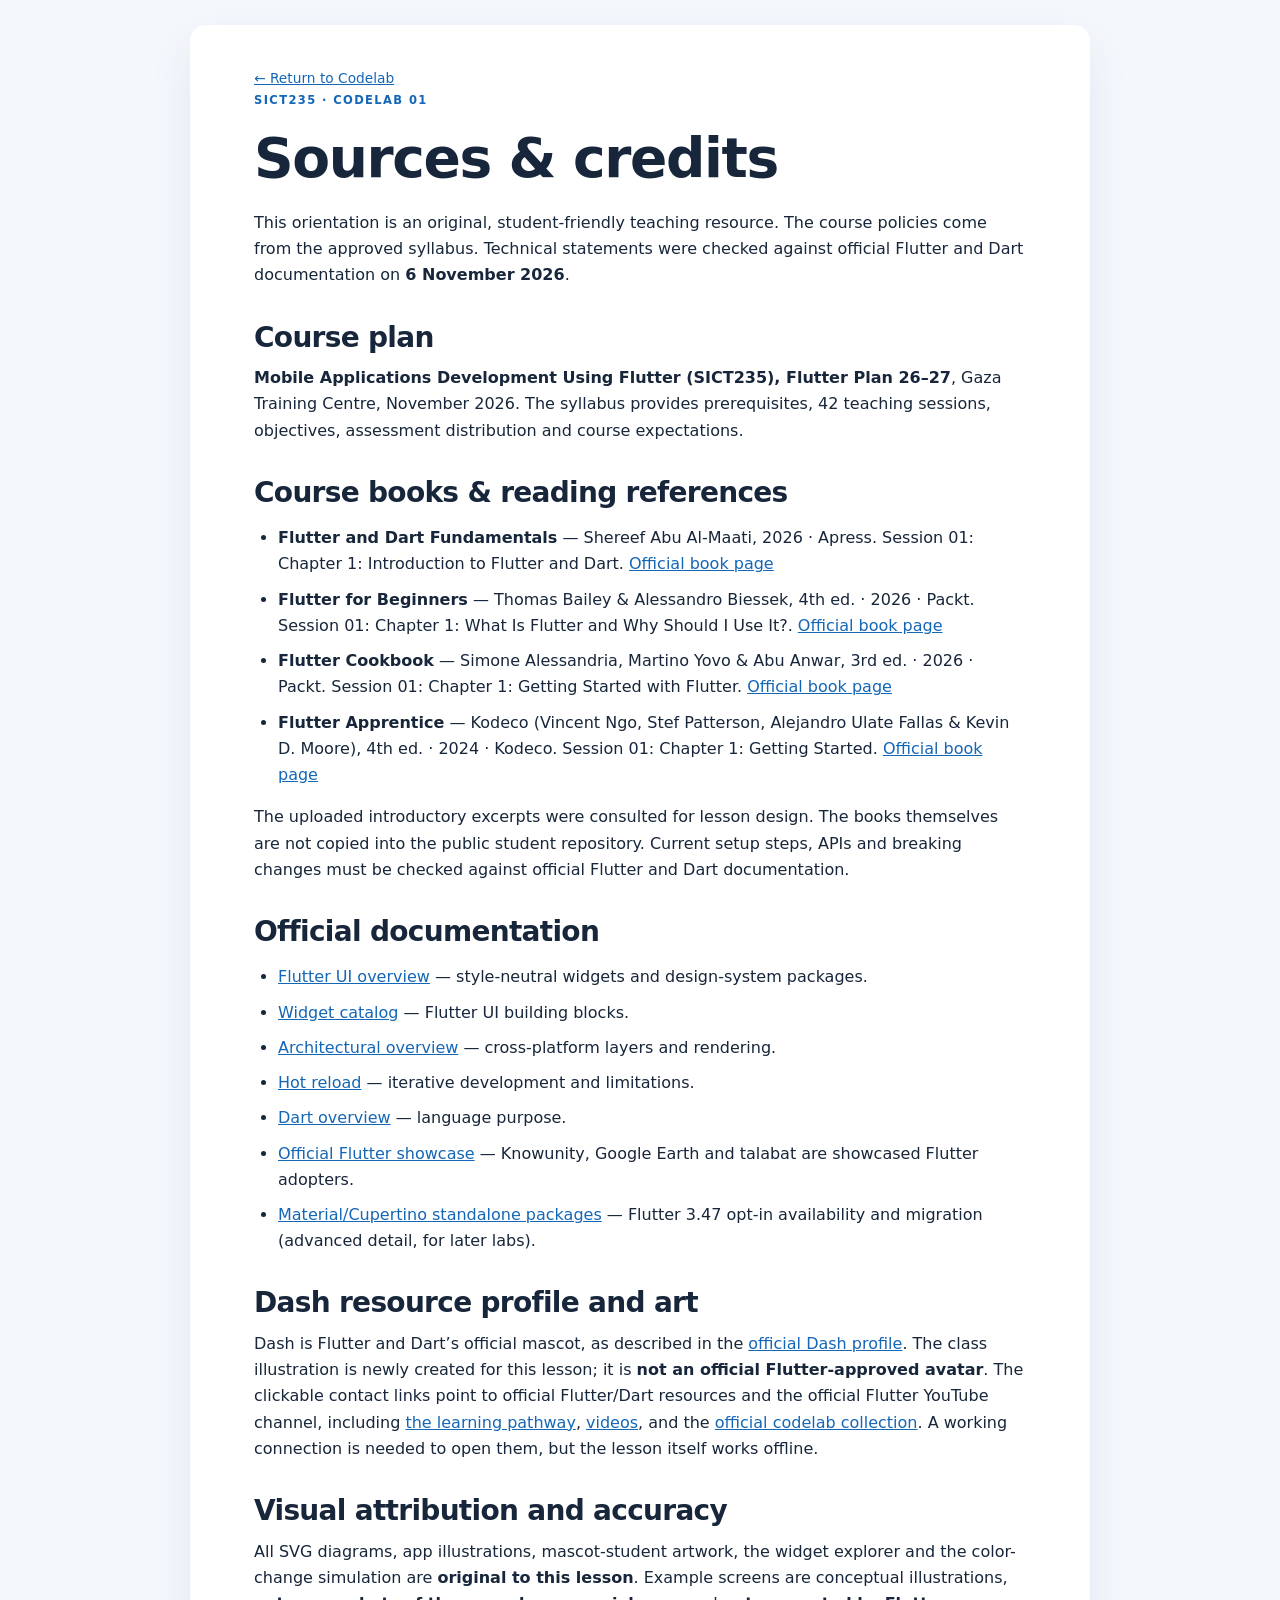
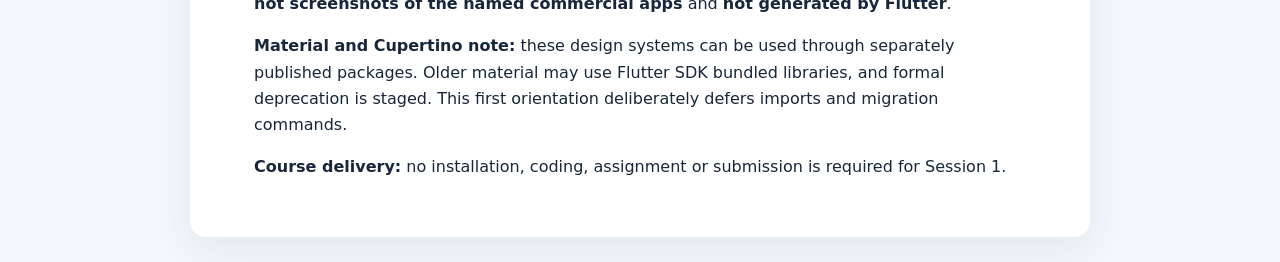
<file: sources.html>
<!DOCTYPE html>

<html lang="en"><head><meta charset="utf-8"/><meta content="width=device-width,initial-scale=1" name="viewport"/><title>Sources &amp; credits | Flutter Codelab 01</title><link href="css/style.css" rel="stylesheet"/></head><body class="sources-body"><main class="sources-page"><a class="source-back" href="index.html">← Return to Codelab</a><p class="eyebrow">SICT235 · CODELAB 01</p><h1>Sources &amp; credits</h1>
<p>This orientation is an original, student-friendly teaching resource. The course policies come from the approved syllabus. Technical statements were checked against official Flutter and Dart documentation on <strong>6 November 2026</strong>.</p>
<h2>Course plan</h2><p><strong>Mobile Applications Development Using Flutter (SICT235), Flutter Plan 26–27</strong>, Gaza Training Centre, November 2026. The syllabus provides prerequisites, 42 teaching sessions, objectives, assessment distribution and course expectations.</p>
<h2>Course books &amp; reading references</h2><ul><li><strong>Flutter and Dart Fundamentals</strong> — Shereef Abu Al-Maati, 2026 · Apress. Session 01: Chapter 1: Introduction to Flutter and Dart. <a href="https://link.springer.com/book/10.1007/979-8-8688-3068-6" rel="noopener noreferrer" target="_blank">Official book page</a></li><li><strong>Flutter for Beginners</strong> — Thomas Bailey &amp; Alessandro Biessek, 4th ed. · 2026 · Packt. Session 01: Chapter 1: What Is Flutter and Why Should I Use It?. <a href="https://www.packtpub.com/en-us/product/flutter-for-beginners-9781805803652" rel="noopener noreferrer" target="_blank">Official book page</a></li><li><strong>Flutter Cookbook</strong> — Simone Alessandria, Martino Yovo &amp; Abu Anwar, 3rd ed. · 2026 · Packt. Session 01: Chapter 1: Getting Started with Flutter. <a href="https://www.packtpub.com/en-us/product/flutter-cookbook-9781806385430" rel="noopener noreferrer" target="_blank">Official book page</a></li><li><strong>Flutter Apprentice</strong> — Kodeco (Vincent Ngo, Stef Patterson, Alejandro Ulate Fallas &amp; Kevin D. Moore), 4th ed. · 2024 · Kodeco. Session 01: Chapter 1: Getting Started. <a href="https://assets.koenig.kodeco.com/books/flutter-apprentice" rel="noopener noreferrer" target="_blank">Official book page</a></li></ul><p>The uploaded introductory excerpts were consulted for lesson design. The books themselves are not copied into the public student repository. Current setup steps, APIs and breaking changes must be checked against official Flutter and Dart documentation.</p>
<h2>Official documentation</h2><ul>
<li><a href="https://docs.flutter.dev/ui" rel="noopener noreferrer" target="_blank">Flutter UI overview</a> — style-neutral widgets and design-system packages.</li>
<li><a href="https://docs.flutter.dev/ui/widgets" rel="noopener noreferrer" target="_blank">Widget catalog</a> — Flutter UI building blocks.</li>
<li><a href="https://docs.flutter.dev/resources/architectural-overview" rel="noopener noreferrer" target="_blank">Architectural overview</a> — cross-platform layers and rendering.</li>
<li><a href="https://docs.flutter.dev/tools/hot-reload" rel="noopener noreferrer" target="_blank">Hot reload</a> — iterative development and limitations.</li>
<li><a href="https://dart.dev/overview" rel="noopener noreferrer" target="_blank">Dart overview</a> — language purpose.</li>
<li><a href="https://flutter.dev/showcase" rel="noopener noreferrer" target="_blank">Official Flutter showcase</a> — Knowunity, Google Earth and talabat are showcased Flutter adopters.</li>
<li><a href="https://docs.flutter.dev/release/breaking-changes/material-ui-and-cupertino-ui" rel="noopener noreferrer" target="_blank">Material/Cupertino standalone packages</a> — Flutter 3.47 opt-in availability and migration (advanced detail, for later labs).</li>
</ul>
<h2>Dash resource profile and art</h2><p>Dash is Flutter and Dart’s official mascot, as described in the <a href="https://docs.flutter.dev/dash" rel="noopener noreferrer" target="_blank">official Dash profile</a>. The class illustration is newly created for this lesson; it is <strong>not an official Flutter-approved avatar</strong>. The clickable contact links point to official Flutter/Dart resources and the official Flutter YouTube channel, including <a href="https://docs.flutter.dev/learn" rel="noopener noreferrer" target="_blank">the learning pathway</a>, <a href="https://docs.flutter.dev/resources/videos" rel="noopener noreferrer" target="_blank">videos</a>, and the <a href="https://docs.flutter.dev/reference/learning-resources" rel="noopener noreferrer" target="_blank">official codelab collection</a>. A working connection is needed to open them, but the lesson itself works offline.</p><h2>Visual attribution and accuracy</h2><p>All SVG diagrams, app illustrations, mascot-student artwork, the widget explorer and the color-change simulation are <strong>original to this lesson</strong>. Example screens are conceptual illustrations, <strong>not screenshots of the named commercial apps</strong> and <strong>not generated by Flutter</strong>.</p>
<p><strong>Material and Cupertino note:</strong> these design systems can be used through separately published packages. Older material may use Flutter SDK bundled libraries, and formal deprecation is staged. This first orientation deliberately defers imports and migration commands.</p>
<p><strong>Course delivery:</strong> no installation, coding, assignment or submission is required for Session 1.</p></main></body></html>
</file>
<file: css/style.css>
/* TVET Codelab Studio — intentionally dependency-free */
:root{color-scheme:light;--bg:#f5f8fc;--paper:#fff;--paper2:#f1f6fb;--ink:#17263a;--muted:#5e6d80;--line:#dae3ed;--accent:#1466b7;--accent2:#078b92;--pale:#e8f4ff;--nav:#10283e;--nav-muted:#b7c9da;--shadow:0 16px 44px rgba(25,49,76,.08)}
*{box-sizing:border-box}html{scroll-behavior:smooth}body{margin:0;background:var(--bg);font-family:Inter,ui-sans-serif,system-ui,-apple-system,"Segoe UI",Arial,sans-serif;color:var(--ink);line-height:1.64}button,a{font:inherit}button{cursor:pointer}button:disabled{cursor:not-allowed;opacity:.55}a{color:var(--accent)}a:hover{text-decoration:underline}p{margin:0 0 1rem}h1,h2,h3{line-height:1.19;letter-spacing:-.025em}h1{font-size:clamp(2.3rem,4.3vw,4rem);margin:.55rem 0 1.15rem;font-weight:820}h1 em{font-style:normal;color:var(--accent2)}h2{font-size:clamp(1.3rem,2.4vw,1.75rem);margin:2rem 0 .7rem}h3{font-size:1.05rem;margin:.2rem 0 .6rem}small{font-size:.72rem}code{background:rgba(20,102,183,.08);color:var(--accent);border-radius:6px;padding:.1rem .3rem;font-size:.84em;overflow-wrap:anywhere}strong{font-weight:740}img{max-width:100%;height:auto}button:focus-visible,a:focus-visible{outline:3px solid #ffac43;outline-offset:3px}.skip-link{position:absolute;z-index:50;top:-100px;left:15px;background:#fff;color:#1a2d44;padding:8px 15px;border-radius:8px}.skip-link:focus{top:10px}
.app-shell{display:flex;min-height:100vh}.sidebar{background:var(--nav);width:290px;flex:0 0 290px;color:#fff;position:sticky;top:0;height:100vh;display:flex;flex-direction:column;z-index:10;overflow-y:auto;box-shadow:3px 0 12px rgba(0,0,0,.05)}.brand{display:flex;gap:.8rem;align-items:center;padding:25px 21px 22px;border-bottom:1px solid #234259}.brand-icon{height:43px;width:43px;display:grid;place-items:center;background:#2275bd;color:#fff;border-radius:12px;flex-shrink:0}.brand-label{font-size:.65rem;letter-spacing:.13em;display:block;color:#91bde0;font-weight:750}.brand strong{font-size:.86rem}.sidebar-course{padding:27px 22px 17px}.course-code{letter-spacing:.1em;font-size:.69rem;color:#a2d1ee;font-weight:790}.sidebar-course h2{color:#fff;margin:10px 0 2px;font-size:1.5rem}.sidebar-course p{font-size:.82rem;color:#9fb5c9}.progress-summary{display:flex;justify-content:space-between;margin-top:23px;color:#bbcdda;font-size:.77rem}.progress-summary strong{color:#fff}.progress-track{background:#2a4355;height:7px;border-radius:20px;overflow:hidden;margin-top:8px}.progress-track>div{height:100%;width:0%;background:linear-gradient(90deg,#39cebf,#55bdfa);transition:width .24s}.step-nav{padding:10px 11px 15px}.step-nav ol{list-style:none;padding:0;margin:0}.step-link{width:100%;padding:11px 10px;display:flex;align-items:center;text-align:left;gap:10px;background:transparent;color:#d7e7f2;border:none;border-radius:10px;transition:background .15s}.step-link:hover{background:#254458}.step-link.active{background:#234e6c;color:#fff}.step-link.completed .step-number{background:#198d91;border-color:#198d91;color:white}.step-number{border:1px solid #3f617b;width:32px;height:32px;flex-shrink:0;display:grid;place-items:center;border-radius:9px;font-weight:750;font-size:.71rem;color:#b4d7eb}.step-nav-text{flex:1;font-size:.84rem;font-weight:650;line-height:1.3}.step-nav-text small{display:block;color:#94b7cb;font-size:.72rem;font-weight:450;padding-top:3px}.step-check{font-size:.8rem;color:#6ef2d6;opacity:0}.completed .step-check{opacity:1}.sidebar-bottom{margin-top:auto;border-top:1px solid #284658;padding:17px 21px 24px;color:#bbccda;font-size:.75rem}.tiny-dot,.status-dot{display:inline-block;width:7px;height:7px;border-radius:100%;background:#48d4b8;margin-right:6px}.reset-link{border:0;background:transparent;color:#8dd8fa;display:block;padding:8px 0 0;text-decoration:underline;font-size:.77rem}.sidebar-close{display:none!important}
.main-column{flex:1;min-width:0;display:flex;flex-direction:column}.topbar{height:72px;border-bottom:1px solid var(--line);background:var(--paper);display:flex;align-items:center;justify-content:space-between;padding:0 clamp(20px,5vw,76px)}.topbar-left,.topbar-right{display:flex;align-items:center;gap:15px}.breadcrumb{font-size:.85rem;font-weight:700;color:var(--muted)}.breadcrumb .sep{margin:0 10px;color:#9aacbd}.session-pill{font-size:.71rem;background:var(--pale);color:#18567f;border-radius:40px;padding:7px 12px;font-weight:680}.icon-button{border:1px solid var(--line);background:var(--paper2);color:var(--ink);border-radius:10px;min-width:38px;height:38px;display:grid;place-items:center;font-size:1rem}.menu-toggle{display:none}main#content{width:min(960px,100%);margin:0 auto;min-height:calc(100vh - 134px);padding:44px clamp(22px,5vw,72px) 20px}.lesson-step[hidden]{display:none!important}.lesson-step{animation:fade-in .24s ease}@keyframes fade-in{from{opacity:.45;transform:translateY(6px)}to{opacity:1;transform:none}}.step-meta{display:flex;align-items:center;justify-content:space-between;gap:12px}.eyebrow,.micro-label,.section-label{color:var(--accent);font-size:.72rem;font-weight:780;letter-spacing:.12em}.time-tag{border:1px solid var(--line);border-radius:20px;padding:4px 10px;color:var(--muted);font-size:.73rem;white-space:nowrap}.lead{font-size:clamp(1rem,1.6vw,1.19rem);color:var(--muted);max-width:780px;line-height:1.77}.body-intro{font-size:.97rem;color:var(--muted)}.microcopy{color:var(--muted);font-size:.78rem;margin-top:.65rem}.hero{display:flex;align-items:center;gap:16px;margin-top:9px;min-height:318px}.hero-copy{min-width:0;flex:1}.hero-visual{flex:0 0 41%;min-width:210px}.hero-kicker{display:inline-block;border:1px solid #a6d5d1;background:#eefbf8;border-radius:22px;padding:5px 11px;color:#087b7b;font-size:.69rem;font-weight:790;letter-spacing:.1em}.hero-tags{display:flex;flex-wrap:wrap;gap:8px;margin-top:1.5rem}.hero-tags span{font-size:.78rem;background:var(--paper);border:1px solid var(--line);border-radius:20px;padding:5px 11px;color:var(--muted)}.three-metrics{display:grid;grid-template-columns:repeat(3,1fr);gap:12px;margin:26px 0}.three-metrics>div{background:var(--paper);border:1px solid var(--line);padding:15px 20px;border-radius:14px;box-shadow:0 5px 15px rgba(0,0,0,.018)}.three-metrics strong{display:block;color:var(--ink);font-size:1.5rem;letter-spacing:-.02em;line-height:1.3}.three-metrics span{font-size:.72rem;color:var(--muted)}.outcome-grid,.example-grid{display:grid;grid-template-columns:repeat(2,1fr);gap:13px}.outcome{background:var(--paper);border:1px solid var(--line);border-radius:12px;padding:16px;display:flex;gap:12px;align-items:center;font-size:.92rem}.outcome-icon{display:grid;place-items:center;border-radius:8px;flex-shrink:0;width:36px;height:36px;background:var(--pale);color:var(--accent);font-weight:800;font-size:.8rem}.note{display:flex;align-items:flex-start;gap:13px;background:#e7f7f4;border:1px solid #aadbd4;border-radius:14px;padding:16px 19px;margin:27px 0;color:#225c5b}.note p{margin:.2rem 0 0;font-size:.9rem}.note-icon{font-size:1.1rem}.note.caution{background:#fff6e8;border-color:#f3d8a2;color:#76501d}.update-note{background:var(--pale);border-color:#accedf;color:var(--ink)}.note code{background:rgba(20,102,183,.1)}.discussion{border:1px dashed #84abc6;background:var(--paper);border-radius:14px;padding:20px 23px;margin:26px 0}.discussion h3{font-size:1.15rem}.discussion p{font-size:.91rem;color:var(--muted)}.discussion-label{color:var(--accent);font-size:.68rem;font-weight:800;letter-spacing:.13em}.example-card,.content-card,.compare-card,.design-system-card{background:var(--paper);border:1px solid var(--line);border-radius:14px;padding:19px 20px}.example-emoji{width:46px;height:46px;display:grid;place-items:center;font-size:1.6rem;background:var(--paper2);border-radius:12px}.example-card p,.content-card p,.compare-card p,.design-system-card p{font-size:.87rem;color:var(--muted)}.example-chip{display:inline-block;background:var(--pale);color:var(--accent);padding:4px 8px;border-radius:20px;font-size:.68rem;font-weight:650}.two-columns,.compare-grid{display:grid;grid-template-columns:repeat(2,1fr);gap:13px;margin:18px 0}.diagram-frame{border:1px solid var(--line);border-radius:15px;background:#f8fcff;padding:16px;margin:22px 0;overflow:hidden;text-align:center}.diagram-frame img{display:block;width:100%;max-height:400px;object-fit:contain}.diagram-caption{font-size:.75rem;color:#526981;margin:11px 0 0}.compare-head{display:flex;align-items:center;gap:14px}.symbol{width:48px;height:48px;background:#e9f4ff;border-radius:13px;color:#1d73bf;font-weight:850;font-size:1.7rem;display:grid;place-items:center}.flutter .symbol{background:#e7faf7;color:#079797}.compare-card p{margin-top:12px}.tag-list{display:flex;flex-wrap:wrap;gap:7px}.tag-list span{padding:4px 9px;background:var(--paper2);color:var(--muted);font-size:.72rem;border-radius:20px}.concept-check{background:var(--paper);border:1px solid var(--line);border-radius:14px;padding:21px;margin:23px 0}.check-heading{display:flex;gap:13px;align-items:start}.question-mark{display:grid;place-items:center;height:37px;width:37px;flex:0 0 37px;background:var(--pale);color:var(--accent);border-radius:10px;font-weight:850}.answer-options{display:grid;gap:9px;margin-top:17px}.answer{border:1px solid var(--line);border-radius:10px;background:var(--paper2);color:var(--ink);text-align:left;padding:11px 15px;font-size:.86rem}.answer:hover{border-color:#7ab1d8;background:var(--pale)}.answer.is-right{border:2px solid #2c9b80;background:#e2f8ec}.answer.is-wrong{border:2px solid #cb7359;background:#fff0eb}.answer-feedback{font-size:.83rem;font-weight:720;margin:12px 0 0;min-height:1.2em}.answer-feedback.correct{color:#188367}.answer-feedback.incorrect{color:#ae583f}.platforms{display:grid;grid-template-columns:repeat(3,1fr);gap:12px;margin:23px 0}.platform-card{background:var(--paper);border:1px solid var(--line);border-radius:13px;padding:15px;text-align:center}.platform-icon{display:grid;place-items:center;color:var(--accent);background:var(--pale);font-size:1.7rem;margin:0 auto 7px;height:47px;width:47px;border-radius:12px}.platform-card h3{margin:2px 0}.platform-card p{color:var(--muted);font-size:.78rem;margin:0}.platform-card.emphasized{border-color:#56b1ba;background:#eefafa}.content-card.featured{display:flex;align-items:center;justify-content:space-between;gap:20px;background:var(--paper);padding:23px}.featured>div:first-child{flex:1}.small-browser{width:198px;flex:0 0 198px;border:7px solid #dae9f5;border-radius:13px;overflow:hidden;background:#fff}.browser-top{height:26px;background:#e8eff9;display:flex;align-items:center;gap:5px;padding:0 9px}.browser-top i{width:6px;height:6px;border-radius:50%;background:#aec3d5}.browser-top span{margin-left:12px;color:#7c8ea3;font-size:.59rem}.browser-ui{height:115px;padding:15px}.browser-title{background:#9dc2e8;width:80px;height:9px;border-radius:10px}.browser-row{background:#e8f1fa;width:100%;height:7px;border-radius:10px;margin-top:13px}.browser-row.short{width:60%}.browser-button{background:#2275bd;width:61px;height:22px;border-radius:5px;margin-top:15px}.design-system-grid{display:grid;grid-template-columns:repeat(3,minmax(0,1fr));gap:11px}.design-system-card{padding:16px}.ds-overline{font-size:.66rem;color:var(--accent);font-weight:800;letter-spacing:.05em}.design-system-card h3{margin:8px 0}.design-system-card code{display:block;margin-top:8px;line-height:1.45;font-size:.73rem}.widget-explorer{display:grid;grid-template-columns:minmax(0,1fr) 1fr;gap:20px;margin:15px 0;background:var(--paper);border:1px solid var(--line);border-radius:16px;padding:19px}.widget-selector{display:flex;flex-direction:column;gap:6px}.widget-choice{border:1px solid transparent;text-align:left;padding:9px 12px;border-radius:9px;background:var(--paper2);color:var(--ink);font-size:.83rem}.widget-choice.selected{border-color:#4fadd0;background:var(--pale);font-weight:760}.widget-dot{width:9px;height:9px;display:inline-block;border-radius:50%;background:#54a3c7;margin-right:6px}.widget-info{background:var(--paper2);padding:13px;margin-top:7px;border-radius:12px;font-size:.84rem;color:var(--ink)}.widget-info p{margin:4px 0;color:var(--muted)}.phone-stage{display:flex;flex-direction:column;align-items:center;justify-content:center}.device-frame{border:9px solid #243c53;border-radius:31px;background:#fff;width:194px;height:318px;position:relative;padding:15px 6px 8px;box-shadow:0 13px 20px #15314b19}.device-camera{width:52px;height:5px;border-radius:20px;background:#36556d;position:absolute;top:5px;left:calc(50% - 26px)}.device-content{height:100%;background:#f6faff;border-radius:13px;overflow:hidden}.demo-appbar{height:47px;display:flex;align-items:center;background:#155fa3;color:white;padding:10px;font-size:.76rem;font-weight:700}.demo-column{display:flex;align-items:center;flex-direction:column;gap:13px;padding:38px 4px}.demo-hello{font-weight:770;font-size:.91rem}.demo-subtext{font-size:.64rem;color:#74879a}.demo-button{color:#fff;background:#1c79b8;padding:7px 14px;border-radius:8px;font-size:.73rem}.device-home{position:absolute;background:#405872;width:43px;height:4px;border-radius:20px;bottom:4px;left:calc(50% - 21.5px)}.device-frame[data-selected="appbar"] .demo-appbar,.device-frame[data-selected="text"] .demo-hello,.device-frame[data-selected="button"] .demo-button,.device-frame[data-selected="column"] .demo-column{outline:3px solid #ff9d34;outline-offset:-3px}.device-frame[data-selected="scaffold"] .device-content,.device-frame[data-selected="material"]{outline:3px solid #ff9d34;outline-offset:1px}.phone-stage .microcopy{text-align:center}.workflow-blurbs{display:grid;grid-template-columns:repeat(4,1fr);gap:10px;margin-bottom:20px}.workflow-blurbs>div{background:var(--paper);border:1px solid var(--line);padding:14px;border-radius:11px}.workflow-blurbs span{display:block;color:var(--accent2);font-size:.72rem;font-weight:750}.workflow-blurbs strong{display:block;margin:4px 0;font-size:.86rem}.workflow-blurbs p{font-size:.76rem;margin:0;color:var(--muted)}.mini-simulation{display:inline-block;width:60%;vertical-align:middle;padding:18px}.mini-simulation h3{font-size:1.12rem}.mini-simulation p{font-size:.88rem;color:var(--muted)}.mini-demo-button{margin:8px 0}.demo-tiles{display:inline-flex;vertical-align:middle;flex-direction:column;width:37%;margin-left:2%;background:var(--paper);border:1px solid var(--line);border-radius:15px;overflow:hidden;box-shadow:var(--shadow)}.demo-tile-top{background:#d9e8f4;padding:7px 13px;font-size:.67rem;font-weight:750;color:#496982}.demo-tile-body{text-align:center;padding:15px 10px}.demo-tile-body p{font-size:.8rem}.demo-tile-circle{border-radius:50%;width:40px;height:40px;background:#d4ecfa;margin:auto}.demo-tile-action{padding:8px;background:#1b70b7;color:#fff;font-size:.79rem;border-radius:8px;margin:9px auto;width:104px;transition:background .15s}.demo-tile-action.color-alt{background:#8c47ae}.roadmap{position:relative;margin:26px 0}.roadmap:before{content:"";position:absolute;top:14px;bottom:14px;left:44px;border-left:2px dashed #9cc9d5}.roadmap-item{display:flex;gap:18px;align-items:flex-start;margin:0 0 11px;position:relative}.week-pill{background:#e5f4f9;white-space:nowrap;color:#18738a;border:1px solid #add5e3;border-radius:8px;display:grid;place-items:center;flex:0 0 90px;height:38px;font-size:.75rem;font-weight:790}.roadmap-item>div{background:var(--paper);border:1px solid var(--line);border-radius:10px;padding:12px 15px;flex:1}.roadmap-item strong{font-size:.89rem}.roadmap-item p{font-size:.8rem;color:var(--muted);margin:4px 0 0}.roadmap-item.major .week-pill{background:#225e87;color:white}.assessment-list{margin:20px 0}.grade-row{display:grid;grid-template-columns:minmax(135px,1.2fr) minmax(90px,2fr) 35px;align-items:center;gap:12px;margin:9px 0;font-size:.88rem}.grade-row strong{text-align:right}.grade-track{background:#e3edf4;border-radius:20px;height:11px;overflow:hidden}.grade-track>div{background:linear-gradient(90deg,#1483bc,#23b2a0);height:100%;border-radius:20px}.expectations{display:grid;grid-template-columns:repeat(2,1fr);gap:13px;margin-top:20px}.expectation{display:flex;gap:13px;border:1px solid var(--line);border-radius:12px;background:var(--paper);padding:15px}.expectation>span{background:#e5f7ed;color:#118867;flex:0 0 30px;height:30px;border-radius:9px;display:grid;place-items:center}.expectation h3{font-size:.9rem}.expectation p{font-size:.82rem;color:var(--muted);margin:0}.next-lesson{margin-top:25px;background:#153e5c;border-radius:13px;color:#fff;padding:21px;display:flex;justify-content:space-between;align-items:center;gap:20px}.next-lesson .micro-label{color:#8cd6db}.next-lesson h3{font-size:1.2rem;margin:5px 0}.next-lesson p{margin:0;color:#c9dee9;font-size:.86rem}.next-symbol{font-size:2.2rem;color:#65d5d0}.completion-message{margin:18px 0;background:#e6f8ee;border:1px solid #9be0bd;padding:12px;border-radius:10px;color:#197558}.lesson-footer{border-top:1px solid var(--line);margin-top:48px;padding-top:18px;display:flex;flex-wrap:wrap;align-items:center;justify-content:space-between;gap:16px}.footer-progress{display:flex;flex-direction:column;gap:2px;font-size:.76rem;color:var(--muted)}.footer-progress span:first-child{font-weight:700;color:var(--ink)}.footer-actions{display:flex;gap:10px;flex-wrap:wrap}.primary,.secondary{border-radius:9px;font-size:.84rem;font-weight:700;padding:11px 17px;border:1px solid #135d9e}.primary{background:#1469ac;color:#fff}.primary:hover{background:#09518c}.secondary{background:var(--paper);color:var(--ink);border-color:var(--line)}.secondary:hover{background:var(--paper2)}.site-footer{padding:10px clamp(20px,5vw,76px) 25px;display:flex;justify-content:space-between;font-size:.72rem;color:var(--muted);gap:15px}.sources-body{background:#f4f8fd}.sources-page{background:#fff;max-width:900px;margin:25px auto;padding:40px clamp(20px,5vw,70px);box-shadow:var(--shadow);border-radius:16px}.sources-page ul{padding-left:1.5rem}.sources-page li{margin:9px 0}.source-back{font-size:.86rem}.mobile-scrim{display:none}
body[data-theme="dark"]{color-scheme:dark;--bg:#101b2b;--paper:#172637;--paper2:#1e3248;--ink:#e8f3fa;--muted:#b8cbdd;--line:#32485b;--accent:#78c7fc;--accent2:#75d5c7;--pale:#203d56;--shadow:0 16px 44px #0003}body[data-theme="dark"] .diagram-frame{background:#edf7ff}body[data-theme="dark"] .diagram-caption{color:#516981}body[data-theme="dark"] .note{background:#173d39;color:#d2f7ed;border-color:#286c65}body[data-theme="dark"] .note.caution{background:#493a25;color:#ffe9bd;border-color:#806a40}body[data-theme="dark"] .note.update-note{background:#203c52;color:var(--ink);border-color:#356889}body[data-theme="dark"] .hero-kicker{background:#1c4947;color:#a5ede3;border-color:#3a8078}body[data-theme="dark"] .platform-card.emphasized{background:#224344}body[data-theme="dark"] .example-chip{color:#a9e1ff}body[data-theme="dark"] .answer.is-right{background:#174936}body[data-theme="dark"] .answer.is-wrong{background:#573128}body[data-theme="dark"] .week-pill{background:#214459;color:#b4edf2}body[data-theme="dark"] .roadmap-item.major .week-pill{background:#306b8e;color:#fff}body[data-theme="dark"] .completion-message{background:#164331;color:#b2ffdd;border-color:#3b996a}body[data-theme="dark"] .demo-tile-top{background:#254c66;color:#c1e5f6}body[data-theme="dark"] .sources-page{background:var(--paper)}
@media(max-width:1150px){.sidebar{flex-basis:255px;width:255px}main#content{padding:33px clamp(20px,4vw,50px) 20px}.hero-visual{flex-basis:37%}.hero h1{font-size:clamp(2rem,4vw,3.1rem)}}
@media(max-width:900px){.sidebar{position:fixed;transform:translateX(-105%);transition:transform .2s;height:100dvh;max-width:86vw;width:294px;z-index:25}.sidebar.open{transform:translateX(0)}.mobile-scrim:not([hidden]){display:block;position:fixed;z-index:23;inset:0;background:#0c2237a8}.menu-toggle{display:grid}.sidebar-close{display:grid!important;margin-left:auto;min-width:27px;width:27px;height:27px;background:#294a62;color:#fff;border-color:#456076}.main-column{width:100%}.topbar{height:62px}main#content{width:min(950px,100%)}.hero-visual{flex-basis:38%}}
@media(max-width:600px){.session-pill{display:none}h1{font-size:2.28rem}main#content{padding:25px 18px 15px}.hero{display:block}.hero-visual{max-width:360px;margin:2px auto}.hero h1{font-size:2.25rem}.three-metrics{gap:7px}.three-metrics>div{padding:12px 10px}.three-metrics strong{font-size:1.3rem}.outcome-grid,.example-grid,.two-columns,.compare-grid,.expectations{grid-template-columns:1fr}.platforms{grid-template-columns:repeat(2,1fr)}.design-system-grid{grid-template-columns:1fr}.widget-explorer{grid-template-columns:1fr}.widget-selector{display:grid;grid-template-columns:repeat(2,1fr)}.widget-info{grid-column:1/-1}.widget-choice{font-size:.76rem;padding:9px 7px}.content-card.featured{display:block}.small-browser{margin:15px auto 0;width:195px}.workflow-blurbs{grid-template-columns:repeat(2,1fr)}.mini-simulation,.demo-tiles{display:block;width:100%;margin:0}.demo-tiles{max-width:260px;margin:10px auto}.lesson-footer{align-items:stretch}.footer-actions{width:100%}.footer-actions button{flex:1}.site-footer{padding:17px 20px;display:block}.site-footer a{display:block;margin-top:7px}.grade-row{grid-template-columns:minmax(125px,1.2fr) 1fr 25px;gap:7px;font-size:.73rem}.roadmap-item{gap:9px}.week-pill{flex-basis:75px}.sources-page{margin:0;border-radius:0;padding:24px}}
@media(prefers-reduced-motion:reduce){*,*:before,*:after{animation-duration:.01ms!important;transition-duration:.01ms!important;scroll-behavior:auto!important}}

/* Session 01 revision: orientation-first presentation */
.intro-journey{display:grid;grid-template-columns:repeat(3,minmax(0,1fr));gap:14px;margin:18px 0 28px}
.intro-journey article{background:var(--paper);border:1px solid var(--line);border-radius:15px;padding:18px 17px;min-width:0}
.journey-symbol{width:35px;height:35px;display:grid;place-items:center;background:var(--pale);border-radius:10px;color:var(--accent);font-size:.8rem;font-weight:800;margin-bottom:11px}
.intro-journey h3{font-size:1rem;margin:0 0 6px}.intro-journey p{font-size:.84rem;color:var(--muted);margin:0;line-height:1.6}
.showcase-grid{display:grid;grid-template-columns:repeat(3,minmax(0,1fr));gap:13px;margin:20px 0 8px}
.showcase-card{min-width:0;border:1px solid var(--line);border-radius:16px;background:var(--paper);overflow:hidden;box-shadow:var(--shadow)}
.showcase-card img{display:block;width:100%;height:auto;aspect-ratio:330 / 240;object-fit:cover;background:#eef5fa}
.showcase-card-body{padding:15px 17px 18px}
.showcase-label{color:var(--accent2);font-size:.64rem;font-weight:850;letter-spacing:.09em}
.showcase-card h3{font-size:1.05rem;margin:5px 0}.showcase-card p{font-size:.8rem;color:var(--muted);margin:0;line-height:1.55}
.brief-update{border:1px solid var(--line);border-left:4px solid #328ba8;border-radius:10px;background:var(--paper);padding:13px 17px;margin:18px 0 24px;font-size:.87rem}
.brief-update strong{color:var(--ink)}.brief-update p{color:var(--muted);margin:6px 0 0;line-height:1.6}
.session-strip{display:grid;grid-template-columns:repeat(2,minmax(0,1fr));gap:11px;margin:20px 0 27px}
.session-strip>div{border-radius:12px;padding:15px 16px;background:var(--paper);border:1px solid var(--line)}
.session-strip span{display:block;color:var(--accent2);font-size:.71rem;letter-spacing:.04em;font-weight:800}
.session-strip strong{font-size:.92rem;display:block;margin:7px 0}.session-strip p{color:var(--muted);font-size:.78rem;margin:0;line-height:1.5}
body[data-theme="dark"] .showcase-card img{background:#e6f1f9}
@media(max-width:720px){.showcase-grid{grid-template-columns:1fr}.showcase-card{display:grid;grid-template-columns:38% 62%}.showcase-card img{height:100%;object-fit:cover}.showcase-card-body{align-self:center;padding:14px}}
@media(max-width:520px){.intro-journey,.session-strip{grid-template-columns:1fr}.showcase-card{display:block}.showcase-card img{height:auto}.showcase-card-body{padding:15px 17px}.intro-journey article{padding:15px}}

/* Flutter profile — a joyful, accessible, offline-friendly resource directory */
.dash-jump{display:inline-flex;gap:10px;align-items:center;color:var(--accent);font-size:.84rem;font-weight:720;background:var(--paper);border:1px solid var(--line);border-radius:100px;padding:9px 15px;margin:0 0 4px;box-shadow:0 4px 12px rgba(20,102,183,.06)}
.dash-jump:hover{border-color:var(--accent);background:var(--pale)}
.dash-intro{display:flex;gap:12px;align-items:flex-start;background:var(--paper);border:1px solid var(--line);border-radius:13px;padding:14px 16px;margin:24px 0 14px}
.dash-intro>span{color:var(--accent2);font-size:1.6rem;line-height:1.2}
.dash-intro strong{font-size:.89rem}
.dash-intro p{font-size:.84rem;color:var(--muted);margin:4px 0 0}
.dash-profile{background:var(--paper);border:1px solid var(--line);border-radius:19px;overflow:hidden;box-shadow:var(--shadow);margin:0 0 25px}
.dash-profile-cover{display:flex;justify-content:space-between;gap:12px;color:#d9f2ff;background:radial-gradient(circle at 75% 50%,#238bc1 0,#166aa8 45%,#164567 100%);padding:19px 23px 55px;font-size:.65rem;font-weight:790;letter-spacing:.11em}
.dash-headline{display:grid;grid-template-columns:175px minmax(0,1fr);gap:23px;align-items:start;padding:0 24px 22px}
.dash-avatar{height:169px;width:169px;margin-top:-45px;background:linear-gradient(140deg,#e1f8ff,#c4ebff);border:5px solid var(--paper);border-radius:19px;position:relative;box-shadow:0 12px 24px rgba(5,76,133,.13);display:grid;place-items:center;overflow:hidden}
.dash-avatar img{display:block;width:100%;height:100%;object-fit:contain;object-position:center bottom}
.dash-profile-meta{padding-top:15px;min-width:0}
.dash-role{display:block;color:var(--accent2);font-size:.66rem;letter-spacing:.1em;font-weight:850}
.dash-profile-meta h2{font-size:clamp(1.45rem,2.5vw,2rem);margin:5px 0 1px;display:flex;gap:8px;align-items:center}
.dash-verified{font-size:.9rem;background:#d9f6ed;color:#0c9478;display:inline-grid;place-items:center;border-radius:100%;width:20px;height:20px}
.dash-handle{color:var(--muted);font-size:.78rem;margin-bottom:9px}
.dash-quote{font-size:.91rem;color:var(--ink);line-height:1.55;margin-bottom:10px}
.dash-tags{display:flex;flex-wrap:wrap;gap:7px}.dash-tags span{background:var(--pale);color:var(--accent);font-size:.67rem;font-weight:760;padding:5px 9px;border-radius:100px}
.dash-contact-section{border-top:1px solid var(--line);padding:18px 23px 22px}
.dash-contact-heading{display:flex;align-items:end;justify-content:space-between;gap:12px;margin-bottom:14px}
.dash-contact-heading h3{font-size:1.12rem;margin:2px 0}
.dash-contact-note{color:var(--muted);font-size:.69rem;text-align:right}
.dash-contact-grid{display:grid;grid-template-columns:repeat(2,minmax(0,1fr));gap:9px}
.dash-contact{display:flex;align-items:center;gap:11px;min-width:0;min-height:68px;text-decoration:none;border:1px solid var(--line);border-radius:12px;padding:10px 12px;background:var(--paper2);color:var(--ink);transition:background .16s,border-color .16s,transform .16s}
.dash-contact:hover{border-color:#6eacd4;background:var(--pale);text-decoration:none;transform:translateY(-1px)}
.dash-contact-symbol{flex:0 0 36px;height:36px;border-radius:10px;background:var(--paper);border:1px solid var(--line);color:var(--accent);display:grid;place-items:center;font-weight:820;font-size:1rem;white-space:nowrap}
.dash-contact-symbol.dash-video{background:#e85252;color:#fff;border-color:#e85252;font-size:.85rem}
.dash-contact>span:nth-child(2){flex:1;min-width:0}.dash-contact strong{display:block;font-size:.79rem;line-height:1.28}.dash-contact small{display:block;color:var(--muted);font-size:.68rem;line-height:1.37;margin-top:2px}
.dash-contact-arrow{font-size:.9rem;color:var(--accent);align-self:center}
.dash-more{border:1px solid var(--line);border-radius:12px;margin-top:12px;background:var(--paper)}
.dash-more summary{list-style:none;display:flex;justify-content:space-between;align-items:center;gap:12px;cursor:pointer;color:var(--accent);font-size:.83rem;font-weight:760;padding:12px 15px}
.dash-more summary::-webkit-details-marker{display:none}
.dash-more[open] summary{border-bottom:1px solid var(--line)}
.dash-more[open] .dash-more-symbol{transform:rotate(45deg)}
.dash-more-symbol{font-size:1.1rem;line-height:1;transition:transform .2s}
.dash-contact-grid-extra{padding:11px}
.dash-credit{font-size:.67rem;color:var(--muted);line-height:1.55;margin:13px 0 0}
body[data-theme="dark"] .dash-profile-cover{background:radial-gradient(circle at 75% 50%,#165985,#0e4468 55%,#112f4b)}
body[data-theme="dark"] .dash-avatar{border-color:var(--paper)}
body[data-theme="dark"] .dash-verified{background:#184d40;color:#adf9dc}
@media(max-width:700px){.dash-headline{grid-template-columns:126px minmax(0,1fr);gap:15px;padding:0 16px 18px}.dash-avatar{width:126px;height:135px;margin-top:-34px}.dash-contact-section{padding:15px}.dash-profile-cover{padding:16px 17px 50px}}
@media(max-width:510px){.dash-profile-cover{font-size:.53rem}.dash-headline{display:block}.dash-avatar{width:128px;height:128px;margin-top:-44px;margin-bottom:5px}.dash-profile-meta{padding:0}.dash-contact-grid{grid-template-columns:1fr}.dash-contact-note{font-size:.6rem}.dash-contact{min-height:64px}.dash-jump{font-size:.75rem;padding:9px 11px;max-width:100%;white-space:normal;text-align:left}}


/* Course library — original stylized book covers, not official cover art */
.course-books-section{margin:36px 0 38px;padding-top:24px;border-top:1px solid var(--line);scroll-margin-top:22px}
.library-heading{display:flex;align-items:end;justify-content:space-between;gap:14px;margin:0 0 10px}
.library-heading h2{margin:5px 0 0}
.library-count{white-space:nowrap;flex-shrink:0;background:var(--pale);color:var(--accent);border-radius:100px;font-size:.73rem;font-weight:800;padding:8px 12px}
.books-intro-note{border-left:3px solid var(--accent);padding:11px 15px;margin:12px 0 22px;background:var(--pale);color:var(--muted);font-size:.86rem;line-height:1.65;border-radius:0 10px 10px 0}
.book-grid{display:grid;grid-template-columns:repeat(2,minmax(0,1fr));gap:15px;margin:20px 0}
.book-card{display:flex;gap:16px;align-items:stretch;min-width:0;background:var(--paper);border:1px solid var(--line);border-radius:16px;padding:15px;box-shadow:var(--shadow)}
.book-cover{position:relative;flex:0 0 119px;min-height:185px;border-radius:7px 12px 12px 7px;overflow:hidden;padding:15px 11px 15px 16px;display:flex;flex-direction:column;justify-content:space-between;background:radial-gradient(circle at 125% -20%,rgba(255,255,255,.34),transparent 55%),linear-gradient(150deg,var(--book-accent),#162e54);color:#fff;box-shadow:7px 7px 13px rgba(5,25,58,.13),inset 4px 0 rgba(7,19,45,.19)}
.book-cover::before{content:'';position:absolute;left:7px;top:0;bottom:0;width:1px;background:rgba(255,255,255,.4)}
.book-cover::after{content:'';position:absolute;right:-28px;bottom:-42px;width:110px;height:110px;border:13px solid rgba(255,255,255,.11);border-radius:30px;transform:rotate(38deg)}
.book-cover-badge,.book-cover-brand{position:relative;z-index:1;font-size:.52rem;letter-spacing:.12em;font-weight:850;opacity:.87}
.book-cover-title{position:relative;z-index:1;font-size:.95rem;font-weight:840;line-height:1.12;letter-spacing:.015em;word-break:normal}
.book-cover-lines{position:relative;z-index:1;width:65%;height:3px;background:#fff;border-radius:10px;opacity:.65}
.book-card-content{display:flex;flex-direction:column;min-width:0;flex:1}
.book-category{display:inline-block;font-size:.67rem;letter-spacing:.04em;font-weight:850;text-transform:uppercase;color:var(--accent2);margin-bottom:6px}
.book-card h3{font-size:1.04rem;line-height:1.26;margin:0 0 2px;overflow-wrap:anywhere}
.book-subtitle{font-size:.75rem;color:var(--muted);margin:0 0 6px;line-height:1.4}
.book-meta{font-size:.73rem;color:var(--muted);line-height:1.4;margin:0 0 9px}
.book-purpose{font-size:.78rem;line-height:1.48;margin:0 0 11px;color:var(--ink)}
.book-now{margin-top:auto;background:var(--paper2);border:1px solid var(--line);border-radius:10px;padding:9px 10px;font-size:.71rem;line-height:1.4}
.book-now strong{color:var(--accent);display:block;margin-bottom:3px}
.book-now span{color:var(--ink)}
.book-publisher{display:flex;justify-content:space-between;align-items:center;gap:8px;margin-top:10px;font-size:.76rem;font-weight:770;color:var(--accent);text-decoration:none}
.book-publisher:hover{text-decoration:underline}
.book-reading-path{display:flex;align-items:flex-start;gap:12px;padding:16px 17px;margin:20px 0 14px;border:1px solid var(--line);border-radius:14px;background:var(--paper2)}
.book-reading-icon{width:33px;height:33px;flex-shrink:0;border-radius:10px;display:grid;place-items:center;color:var(--accent);background:var(--pale)}
.book-reading-path strong{font-size:.86rem}.book-reading-path p{font-size:.8rem;line-height:1.65;color:var(--muted);margin:5px 0 0}.book-reading-path b{color:var(--ink)}
.book-outline-link{display:flex;flex-direction:column;gap:3px;margin:16px 0 20px}.book-outline-link a{font-size:.85rem;font-weight:780;color:var(--accent)}.book-outline-link span{font-size:.71rem;color:var(--muted)}
@media(max-width:1000px){.book-grid{grid-template-columns:1fr}.book-cover{flex-basis:123px}}
@media(max-width:600px){.library-heading{align-items:start;flex-direction:column}.book-card{gap:12px;padding:12px}.book-cover{flex-basis:99px;min-height:170px;padding:13px 9px 12px 13px}.book-cover-title{font-size:.79rem}.book-cover-badge,.book-cover-brand{font-size:.45rem}.book-card h3{font-size:.93rem}.book-meta{font-size:.68rem}.book-purpose{font-size:.76rem}.book-reading-path{padding:13px 12px}}
@media(max-width:365px){.book-card{flex-direction:column}.book-cover{width:116px;min-height:150px;flex-basis:auto}}


/* WHY DART — 2 / 3 / 2 CARD LAYOUT */

.orientation-enrich[aria-labelledby="why-dart-title"] > .enrich-grid {
  display: grid;
  grid-template-columns: repeat(6, minmax(0, 1fr));
  gap: 14px;
}

/* First row: 2 cards */
.orientation-enrich[aria-labelledby="why-dart-title"]
.enrich-card:nth-child(1),
.orientation-enrich[aria-labelledby="why-dart-title"]
.enrich-card:nth-child(2) {
  grid-column: span 3;
}

/* Second row: 3 cards */
.orientation-enrich[aria-labelledby="why-dart-title"]
.enrich-card:nth-child(3),
.orientation-enrich[aria-labelledby="why-dart-title"]
.enrich-card:nth-child(4),
.orientation-enrich[aria-labelledby="why-dart-title"]
.enrich-card:nth-child(5) {
  grid-column: span 2;
}

/* Third row: 2 cards */
.orientation-enrich[aria-labelledby="why-dart-title"]
.enrich-card:nth-child(6),
.orientation-enrich[aria-labelledby="why-dart-title"]
.enrich-card:nth-child(7) {
  grid-column: span 3;
}

/* Tablet */
@media (max-width: 800px) {
  .orientation-enrich[aria-labelledby="why-dart-title"] > .enrich-grid {
    grid-template-columns: repeat(2, minmax(0, 1fr));
  }

  .orientation-enrich[aria-labelledby="why-dart-title"]
  .enrich-card:nth-child(n) {
    grid-column: span 1;
  }
}

/* Mobile */
@media (max-width: 520px) {
  .orientation-enrich[aria-labelledby="why-dart-title"] > .enrich-grid {
    grid-template-columns: 1fr;
  }
}

<!-- FROM WEB DEVELOPMENT TO FLUTTER -->
  .web-flutter-bridge {
    margin: 30px 0;
    padding: 24px;
    background: var(--paper);
    border: 1px solid var(--line);
    border-radius: 20px;
  }

  .web-flutter-bridge .bridge-kicker {
    display: block;
    color: var(--accent2);
    font-size: .7rem;
    font-weight: 800;
    letter-spacing: .1em;
    margin-bottom: 10px;
  }

  .web-flutter-bridge h2 {
    margin: 0 0 12px;
    font-size: clamp(1.35rem, 3vw, 1.8rem);
  }

  .web-flutter-bridge .bridge-intro {
    color: var(--muted);
    line-height: 1.7;
    margin-bottom: 22px;
  }

  .web-flutter-bridge .bridge-map {
    display: grid;
    grid-template-columns: repeat(3, minmax(0, 1fr));
    gap: 12px;
  }

  .web-flutter-bridge .bridge-item {
    padding: 17px 12px;
    border: 1px solid var(--line);
    background: var(--paper2);
    border-radius: 14px;
    text-align: center;
    min-width: 0;
  }

  .web-flutter-bridge .bridge-source {
    display: block;
    font-size: 1.15rem;
    font-weight: 850;
    color: var(--accent);
  }

  .web-flutter-bridge .bridge-arrow {
    display: block;
    color: var(--accent2);
    font-size: 1.5rem;
    margin: 10px 0;
  }

  .web-flutter-bridge .bridge-item strong {
    display: block;
    font-size: .95rem;
  }

  .web-flutter-bridge .bridge-item p {
    font-size: .8rem;
    color: var(--muted);
    margin: 8px 0 0;
    line-height: 1.5;
  }

  .web-flutter-bridge .bridge-comparison {
    display: grid;
    grid-template-columns: repeat(2, minmax(0, 1fr));
    gap: 16px;
    margin-top: 24px;
  }

  .web-flutter-bridge .bridge-example {
    border: 1px solid var(--line);
    border-radius: 16px;
    padding: 15px;
    min-width: 0;
    background: var(--paper2);
  }

  .web-flutter-bridge .bridge-example h3 {
    font-size: .95rem;
    margin: 0 0 12px;
  }

  .web-flutter-bridge .bridge-preview {
    border-radius: 12px;
    overflow: hidden;
    background: #fff;
    color: #182a3c;
    border: 1px solid #dae4ec;
  }

  .web-flutter-bridge .bridge-browser-bar {
    display: flex;
    align-items: center;
    gap: 5px;
    background: #edf2f7;
    padding: 10px 12px;
  }

  .web-flutter-bridge .bridge-browser-bar i {
    display: block;
    width: 8px;
    height: 8px;
    background: #a8b8c6;
    border-radius: 50%;
  }

  .web-flutter-bridge .bridge-browser-bar small {
    margin-left: auto;
    color: #65798a;
    font-size: .65rem;
  }

  .web-flutter-bridge .bridge-app-bar {
    padding: 12px 15px;
    background: #176ba8;
    color: white;
    font-size: .85rem;
    font-weight: 750;
  }

  .web-flutter-bridge .bridge-preview-body {
    padding: 24px 14px;
    text-align: center;
  }

  .web-flutter-bridge .bridge-preview-body strong {
    display: block;
    font-size: 1rem;
  }

  .web-flutter-bridge .bridge-preview-body p {
    margin: 8px 0 15px;
    color: #65798a;
    font-size: .78rem;
  }

  .web-flutter-bridge .bridge-fake-button {
    display: inline-block;
    padding: 9px 22px;
    background: #1675ba;
    color: white;
    border-radius: 8px;
    font-size: .8rem;
    font-weight: 700;
  }

  .web-flutter-bridge .bridge-note {
    margin-top: 12px;
    color: var(--muted);
    font-size: .8rem;
    line-height: 1.65;
  }

  .web-flutter-bridge .bridge-takeaway {
    margin-top: 20px;
    padding: 16px 18px;
    background: var(--pale);
    border-radius: 12px;
    color: var(--ink);
    line-height: 1.65;
    font-size: .88rem;
  }

  .web-flutter-bridge .bridge-question {
    margin-top: 18px;
    padding-top: 15px;
    border-top: 1px dashed var(--line);
    font-size: .9rem;
  }

  @media (max-width: 700px) {
    .web-flutter-bridge {
      padding: 18px;
    }

    .web-flutter-bridge .bridge-map,
    .web-flutter-bridge .bridge-comparison {
      grid-template-columns: 1fr;
    }
  }

/* Session 01: phone UI demo patch */
.mini-simulation {
  display: grid;
  grid-template-columns: minmax(0, 1fr) minmax(240px, 295px);
  align-items: center;
  gap: clamp(22px, 4vw, 42px);
  width: 100%;
  margin: 26px 0;
  padding: clamp(22px, 3vw, 32px);
  border: 1px solid var(--line);
  border-radius: 22px;
  background: var(--paper);
  box-sizing: border-box;
}
.mini-simulation-copy { min-width: 0; }
.mini-simulation-copy h3 { font-size: clamp(1.25rem, 2.2vw, 1.55rem); margin: 10px 0 12px; }
.mini-simulation-copy .mini-simulation-description,
.mini-simulation-copy .mini-simulation-note {
  max-width: 52ch;
  line-height: 1.75;
  text-align: justify;
  text-justify: inter-word;
  hyphens: auto;
}
.mini-simulation-copy .mini-simulation-note { font-size: .8rem; margin: 16px 0 0; }
.mini-simulation-copy .mini-demo-button { margin: 20px 0 0; }
.demo-phone-stage { width: 100%; display: flex; flex-direction: column; align-items: center; gap: 11px; min-width: 0; }
.demo-phone {
  width: min(100%, 250px);
  aspect-ratio: 250 / 475;
  border: 8px solid #203247;
  border-radius: 37px;
  background: #fff;
  box-shadow: 0 18px 30px rgba(20, 43, 69, .19), 0 3px 8px rgba(20, 43, 69, .12);
  padding: 5px;
  box-sizing: border-box;
  overflow: hidden;
}
.demo-phone-screen {
  height: 100%; width: 100%; overflow: hidden;
  border-radius: 25px; background: #f8fbff; color: #172b40;
  display: flex; flex-direction: column; position: relative;
}
.demo-phone-status {
  height: 30px; padding: 7px 15px 2px;
  display: flex; justify-content: space-between; align-items: flex-start;
  font-size: 10px; font-weight: 800; color: #1b3044;
}
.demo-phone-status-icons { display: inline-flex; align-items: center; gap: 6px; font-size: 10px; }
.demo-phone-appbar {
  display: flex; align-items: center; justify-content: space-between;
  height: 51px; flex-shrink: 0; padding: 0 16px;
  background: #1b70b7; color: #fff; transition: background .22s ease;
}
.demo-phone-appbar strong { font-size: 13px; font-weight: 750; }
.demo-phone-appbar > span { font-size: 22px; line-height: 1; }
.demo-phone-main {
  flex: 1; min-height: 0; display: flex; flex-direction: column;
  align-items: center; justify-content: center; padding: 18px 15px 20px; text-align: center;
}
.demo-phone-avatar {
  display: grid; place-items: center; width: 76px; height: 76px;
  flex: 0 0 76px; border-radius: 50%; margin-bottom: 17px;
  font-size: 30px; background: #deeffc; color: #287cba;
  transition: background .22s ease, color .22s ease;
}
.demo-phone-main h4 { margin: 0; font-size: 17px; line-height: 1.4; }
.demo-phone-main p { margin: 9px 0 20px; color: #647a8f; line-height: 1.45; font-size: 11.5px; }
.demo-phone .demo-tile-action {
  display: grid; place-items: center; width: 84%; height: 43px;
  margin: 0; padding: 0 8px; box-sizing: border-box; border-radius: 10px;
  background: #1b70b7; color: #fff; font-size: 12px; font-weight: 760;
  transition: background .22s ease;
}
.demo-phone.color-alt .demo-phone-appbar,
.demo-phone.color-alt .demo-tile-action { background: #8651b1; }
.demo-phone.color-alt .demo-phone-avatar { background: #f0e5ff; color: #8651b1; }
.demo-phone-tabs {
  display: flex; justify-content: space-around; align-items: center;
  height: 54px; flex-shrink: 0; border-top: 1px solid #e1eaf3; background: #fff;
}
.demo-phone-tabs span { display: flex; flex-direction: column; align-items: center; gap: 2px; color: #7891a7; font-size: 16px; line-height: 1; }
.demo-phone-tabs span.active { color: #1b70b7; }
.demo-phone-tabs small { font-size: 9px; }
.demo-phone-home { width: 72px; height: 4px; flex-shrink: 0; border-radius: 10px; background: #203247; margin: 5px auto 7px; }
.demo-phone-caption { margin: 0; color: var(--muted); font-size: .74rem; text-align: center; }
@media (max-width: 800px) {
  .mini-simulation { grid-template-columns: 1fr; }
  .mini-simulation-copy .mini-simulation-description,
  .mini-simulation-copy .mini-simulation-note { max-width: none; }
  .demo-phone { width: min(100%, 250px); }
}
@media (max-width: 430px) {
  .mini-simulation { padding: 19px 14px; gap: 18px; }
  .mini-simulation-copy .mini-demo-button { width: 100%; }
}

.demo-phone:has(#colorDemo.color-alt) .demo-phone-appbar,
.demo-phone:has(#colorDemo.color-alt) .demo-tile-action {background:#8651b1;}
.demo-phone:has(#colorDemo.color-alt) .demo-phone-avatar {background:#f0e5ff;color:#8651b1;}

.course-plan-welcome-link { margin: 12px 0 18px; font-weight: 700; font-size: .9rem; }
.course-plan-welcome-link a { text-underline-offset: 4px; }
.course-plan-card { margin: 25px 0 28px; padding: 22px; background: var(--paper); border: 1px solid var(--line); border-radius: 20px; box-shadow: var(--shadow); }
.course-plan-card-heading { display: flex; align-items: flex-start; gap: 18px; }
.course-plan-file-icon { flex: 0 0 58px; width: 58px; height: 72px; border: 2px solid #d79e7b; background: #fff7f1; color: #943e1a; border-radius: 9px; display: grid; place-items: center; font-size: 1rem; font-weight: 900; letter-spacing: .04em; box-shadow: 3px 3px 0 #f1dfd5; }
.course-plan-card-copy { flex: 1; min-width: 0; }
.course-plan-card-copy h2 { margin: 5px 0 9px; font-size: clamp(1.25rem,2.2vw,1.65rem); }
.course-plan-card-copy p { margin: 0 0 7px; color: var(--ink); line-height: 1.7; text-align: justify; text-justify: inter-word; hyphens: auto; }
.course-plan-meta { color: var(--muted); font-size: .78rem; }
.course-plan-actions { display: flex; gap: 10px; flex-wrap: wrap; margin: 20px 0 16px; }
.course-plan-actions a { display: inline-flex; align-items: center; justify-content: center; text-align: center; padding: 11px 16px; border-radius: 10px; font-weight: 700; font-size: .88rem; text-decoration: none; transition: transform .12s ease, box-shadow .12s ease; }
.course-plan-actions a:hover { transform: translateY(-1px); text-decoration: none; }
.course-plan-actions a:focus-visible, .course-plan-details summary:focus-visible { outline: 3px solid var(--accent2); outline-offset: 3px; }
.course-plan-primary { color: #fff !important; background: var(--accent); }
.course-plan-secondary { border: 1px solid var(--line); color: var(--accent) !important; background: var(--paper2); }
.course-plan-details { border-top: 1px solid var(--line); padding-top: 13px; }
.course-plan-details summary { list-style: none; cursor: pointer; font-weight: 720; color: var(--accent); font-size: .9rem; }
.course-plan-details summary::-webkit-details-marker { display: none; }
.course-plan-details summary span { display: inline-block; margin-left: 4px; transition: transform .15s ease; }
.course-plan-details[open] summary span { transform: rotate(180deg); }
.course-plan-preview { margin-top: 13px; }
.course-plan-preview iframe { display: block; width: 100%; height: min(74vh,700px); min-height: 430px; border: 1px solid var(--line); border-radius: 12px; background: var(--paper2); }
.course-plan-fallback { margin: 9px 0 0; color: var(--muted); font-size: .77rem; line-height: 1.5; }
@media(max-width:600px){
  .course-plan-card { padding: 16px; margin: 20px 0; }
  .course-plan-card-heading { gap: 12px; }
  .course-plan-file-icon { flex-basis: 42px; width: 42px; height: 55px; font-size: .74rem; }
  .course-plan-actions { flex-direction: column; }
  .course-plan-actions a { width: 100%; }
  .course-plan-preview iframe { min-height: 330px; height: 56vh; }
}

<!-- CUMULATIVE ASSESSMENT DISTRIBUTION -->
.assessment-cumulative {
  display: grid;
  gap: 17px;
  margin: 24px 0;
}

.assessment-cumulative .grade-row {
  display: grid;
  grid-template-columns: minmax(150px, 1.4fr) minmax(120px, 2.5fr) 40px;
  align-items: center;
  gap: 14px;
  font-size: .87rem;
}

.assessment-cumulative .grade-row > span {
  font-weight: 650;
  color: var(--ink);
}

.assessment-cumulative .grade-row > strong {
  text-align: right;
  font-size: 1rem;
  color: var(--mark-color);
}

.assessment-cumulative .grade-track {
  display: flex;
  width: 100%;
  height: 15px;
  overflow: hidden;
  border-radius: 20px;
  background: var(--line);
}

.assessment-cumulative .grade-track > .seg {
  display: block;
  flex: 0 0 var(--weight);
  width: var(--weight);
  height: 100%;
  border-radius: 0;
  background: var(--segment-color);
}

.assessment-cumulative .seg:first-child {
  border-radius: 20px 0 0 20px;
}

/* Each color represents its own marks out of 100 */
.assessment-cumulative .seg-assignments {
  --weight: 20%;
  --segment-color: #1789c1;
}

.assessment-cumulative .seg-quizzes {
  --weight: 10%;
  --segment-color: #22ad9d;
}

.assessment-cumulative .seg-interviews {
  --weight: 10%;
  --segment-color: #8e69d4;
}

.assessment-cumulative .seg-project {
  --weight: 10%;
  --segment-color: #f0a24a;
}

.assessment-cumulative .seg-mid {
  --weight: 20%;
  --segment-color: #df7196;
}

.assessment-cumulative .seg-final {
  --weight: 30%;
  --segment-color: #476cc5;
}

.assessment-cumulative .assessment-total {
  display: flex;
  justify-content: space-between;
  border-top: 1px solid var(--line);
  padding-top: 14px;
  font-weight: 800;
  color: var(--ink);
}

.assessment-cumulative .assessment-total strong {
  color: var(--accent);
}

@media (max-width: 600px) {
  .assessment-cumulative .grade-row {
    grid-template-columns: minmax(110px, 1.3fr) minmax(90px, 1fr) 28px;
    gap: 8px;
    font-size: .74rem;
  }

  .assessment-cumulative .grade-track {
    height: 13px;
  }

  .assessment-cumulative .grade-row > strong {
    font-size: .83rem;
  }
}

/* Add to the END of css/style.css. Existing 2-3-2 layout stays intact. */

/* 2026 orientation additions. Self-contained styles, compatible with the existing theme. */
.orientation-enrich{margin:27px 0 32px;scroll-margin-top:18px}
.orientation-enrich .enrich-head{display:flex;align-items:flex-start;justify-content:space-between;gap:16px;margin-bottom:14px}
.orientation-enrich h2{margin:6px 0 6px;font-size:clamp(1.27rem,2.35vw,1.7rem)}
.orientation-enrich .enrich-lead{max-width:76ch;margin:0 0 17px;font-size:.91rem;color:var(--muted);line-height:1.66;text-align:justify;text-justify:inter-word}
.orientation-enrich .enrich-label{font-size:.68rem;letter-spacing:.12em;font-weight:820;color:var(--accent2)}
.enrich-grid{display:grid;grid-template-columns:repeat(3,minmax(0,1fr));gap:11px}
.enrich-card{position:relative;min-width:0;background:var(--paper);border:1px solid var(--line);border-radius:14px;padding:17px 16px 16px;box-shadow:0 4px 15px rgba(22,54,85,.025)}
.enrich-icon{display:grid;place-items:center;width:36px;height:36px;border-radius:10px;background:var(--pale);color:var(--accent);font-size:.85rem;font-weight:850;margin-bottom:10px}
.enrich-card h3{font-size:.96rem;line-height:1.32;margin:0 0 6px}
.enrich-card p{font-size:.8rem;line-height:1.6;color:var(--muted);margin:0;text-align:left}
.enrich-grid .enrich-card:nth-child(4),.enrich-grid .enrich-card:nth-child(5){grid-column:span 1}
.enrich-visual{margin-top:15px;border:1px solid var(--line);border-radius:16px;background:var(--paper2);padding:17px}
.enrich-visual-caption{font-size:.71rem;color:var(--muted);margin:12px 0 0;line-height:1.55}
.dart-compile-flow{display:grid;grid-template-columns:130px minmax(0,1fr);gap:18px;align-items:center}
.dart-source-tag{text-align:center;border-radius:12px;border:1px solid #8fbfe3;background:var(--paper);padding:16px 8px;font-size:.78rem;font-weight:800;color:var(--accent)}
.dart-lanes{display:grid;grid-template-columns:repeat(2,minmax(0,1fr));gap:10px}
.dart-lane{padding:12px 13px;border:1px solid var(--line);border-radius:11px;background:var(--paper);min-width:0}
.dart-lane strong{display:block;color:var(--ink);font-size:.84rem}
.dart-lane span{display:block;color:var(--accent);font-weight:780;font-size:.72rem;margin:3px 0}
.dart-lane small{color:var(--muted);font-size:.72rem;line-height:1.4;display:block}
.flutter-benefit-grid{display:grid;grid-template-columns:repeat(2,minmax(0,1fr));gap:11px}
.flutter-benefit-grid .enrich-card:first-child{grid-column:1/-1;display:grid;grid-template-columns:auto 1fr;column-gap:14px;align-content:center}
.flutter-benefit-grid .enrich-card:first-child .enrich-icon{grid-row:1/3;margin:0}
.flutter-benefit-grid .enrich-card:first-child h3{margin-bottom:5px}
.flutter-platform-flow{display:flex;gap:9px;align-items:center;justify-content:space-evenly;flex-wrap:wrap}
.flutter-code-pill{background:var(--accent);color:#fff;border-radius:11px;padding:11px 15px;font-size:.8rem;font-weight:790}
.flutter-flow-arrow{font-size:1.4rem;color:var(--accent2);font-weight:900}
.flutter-platform-pill{background:var(--paper);border:1px solid var(--line);border-radius:10px;padding:8px 11px;font-size:.75rem;font-weight:760;color:var(--ink)}
.flutter-possibility-note{background:var(--paper2);border-left:3px solid var(--accent2);padding:12px 14px;margin:16px 0 0;border-radius:0 10px 10px 0;color:var(--ink);font-size:.78rem;line-height:1.6}
.ui-quality-cards{display:grid;grid-template-columns:repeat(3,minmax(0,1fr));gap:11px}
.ui-preview-row{display:grid;grid-template-columns:repeat(3,minmax(0,1fr));gap:12px;align-items:stretch;margin-top:16px}
.ui-style-preview{background:var(--paper);border:1px solid var(--line);border-radius:13px;padding:13px;text-align:center;min-width:0}
.ui-style-preview>strong{display:block;margin-bottom:9px;font-size:.82rem;color:var(--ink)}
.ui-mini-screen{margin:auto;max-width:170px;min-height:145px;overflow:hidden;border-radius:13px;border:1px solid #cddae6;background:#fff;color:#233445}
.ui-mini-bar{background:#1879b8;height:39px;padding:10px;color:#fff;font-size:.7rem;font-weight:800}
.ui-mini-main{padding:13px 8px 15px}
.ui-mini-main .ui-mini-label{font-size:.73rem;display:block;font-weight:740}
.ui-mini-main .ui-mini-button{margin:12px auto 0;max-width:110px;color:#fff;background:#1879b8;border-radius:18px;padding:8px 3px;font-size:.69rem;font-weight:760}
.ui-style-preview.ios .ui-mini-screen{border-radius:19px;background:#f5f6fa}
.ui-style-preview.ios .ui-mini-bar{background:#f5f6fa;border-bottom:1px solid #dadce4;color:#1268ce}
.ui-style-preview.ios .ui-mini-button{background:#1268ce;border-radius:9px}
.ui-style-preview.custom .ui-mini-screen{background:#fff9ed;border-radius:8px}
.ui-style-preview.custom .ui-mini-bar{background:#8349b6}
.ui-style-preview.custom .ui-mini-button{background:#8349b6;border-radius:3px}
.orientation-enrich .enrich-source{font-size:.72rem;color:var(--muted);margin:11px 0 0}
.orientation-enrich .enrich-source a{font-weight:700}
@media(max-width:720px){.enrich-grid,.ui-quality-cards,.ui-preview-row{grid-template-columns:repeat(2,minmax(0,1fr))}.flutter-benefit-grid{grid-template-columns:1fr}.dart-compile-flow{grid-template-columns:1fr;gap:10px}.dart-lanes{grid-template-columns:repeat(2,minmax(0,1fr))}}
@media(max-width:520px){.enrich-grid,.ui-quality-cards,.ui-preview-row{grid-template-columns:1fr}.dart-lanes{grid-template-columns:1fr}.flutter-platform-flow{gap:7px}.flutter-flow-arrow{transform:rotate(90deg)}.orientation-enrich .enrich-lead{text-align:left}.ui-mini-screen{max-width:200px}}


/* Source-faithful teaching points: compact, scannable bullets */
.orientation-enrich .enrich-points{list-style:none;padding:0;margin:7px 0 0;display:grid;gap:7px}
.orientation-enrich .enrich-points li{position:relative;margin:0;padding-left:14px;font-size:.80rem;line-height:1.57;color:var(--muted);overflow-wrap:break-word}
.orientation-enrich .enrich-points li::before{content:"";position:absolute;top:.62em;left:0;width:5px;height:5px;border-radius:50%;background:var(--accent2)}
.orientation-enrich .enrich-points strong{color:var(--ink);font-weight:730}
.orientation-enrich .enrich-card{padding:16px 16px 18px}
.orientation-enrich .enrich-card h3{margin-bottom:8px}
.orientation-enrich .flutter-benefit-grid .enrich-card:first-child{display:block;grid-column:auto}
.orientation-enrich .flutter-benefit-grid .enrich-card:first-child .enrich-icon{margin-bottom:10px}
@media(max-width:600px){.orientation-enrich .enrich-points li{font-size:.82rem;line-height:1.58}}
</file>
